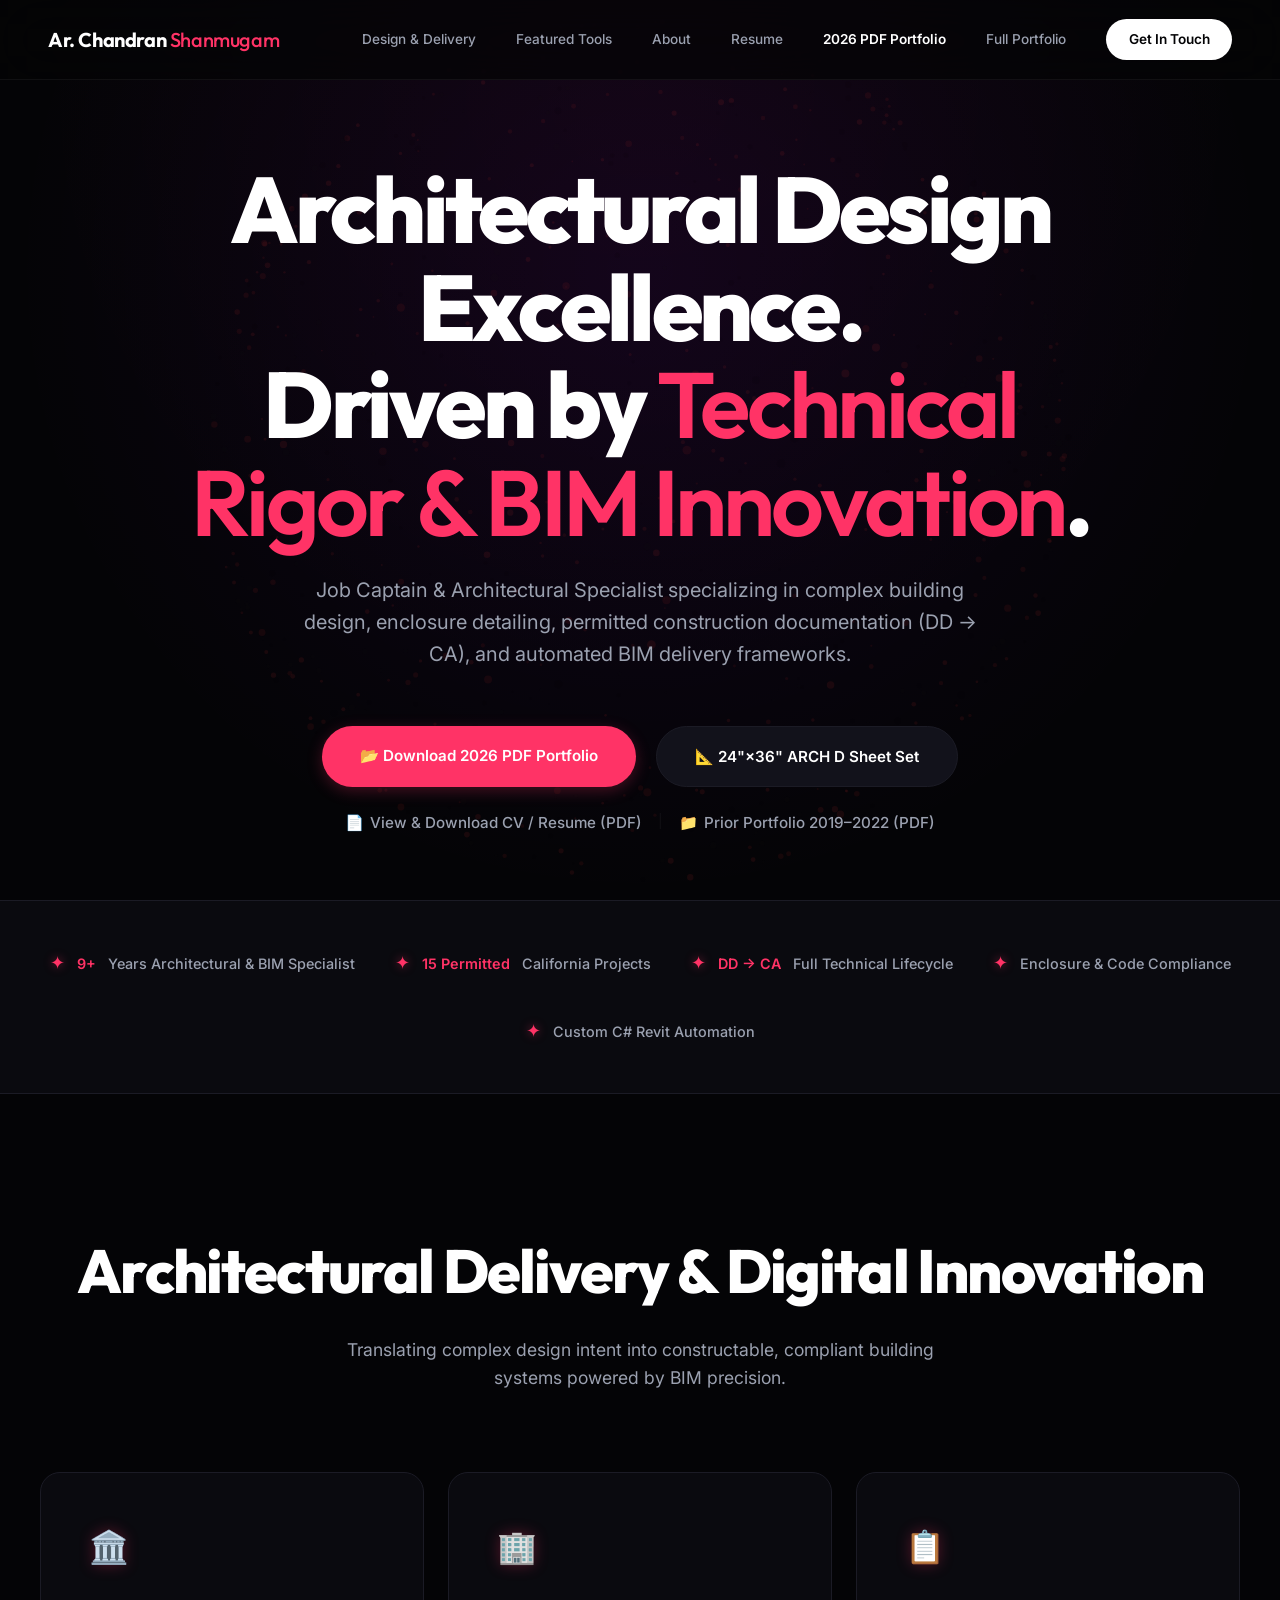
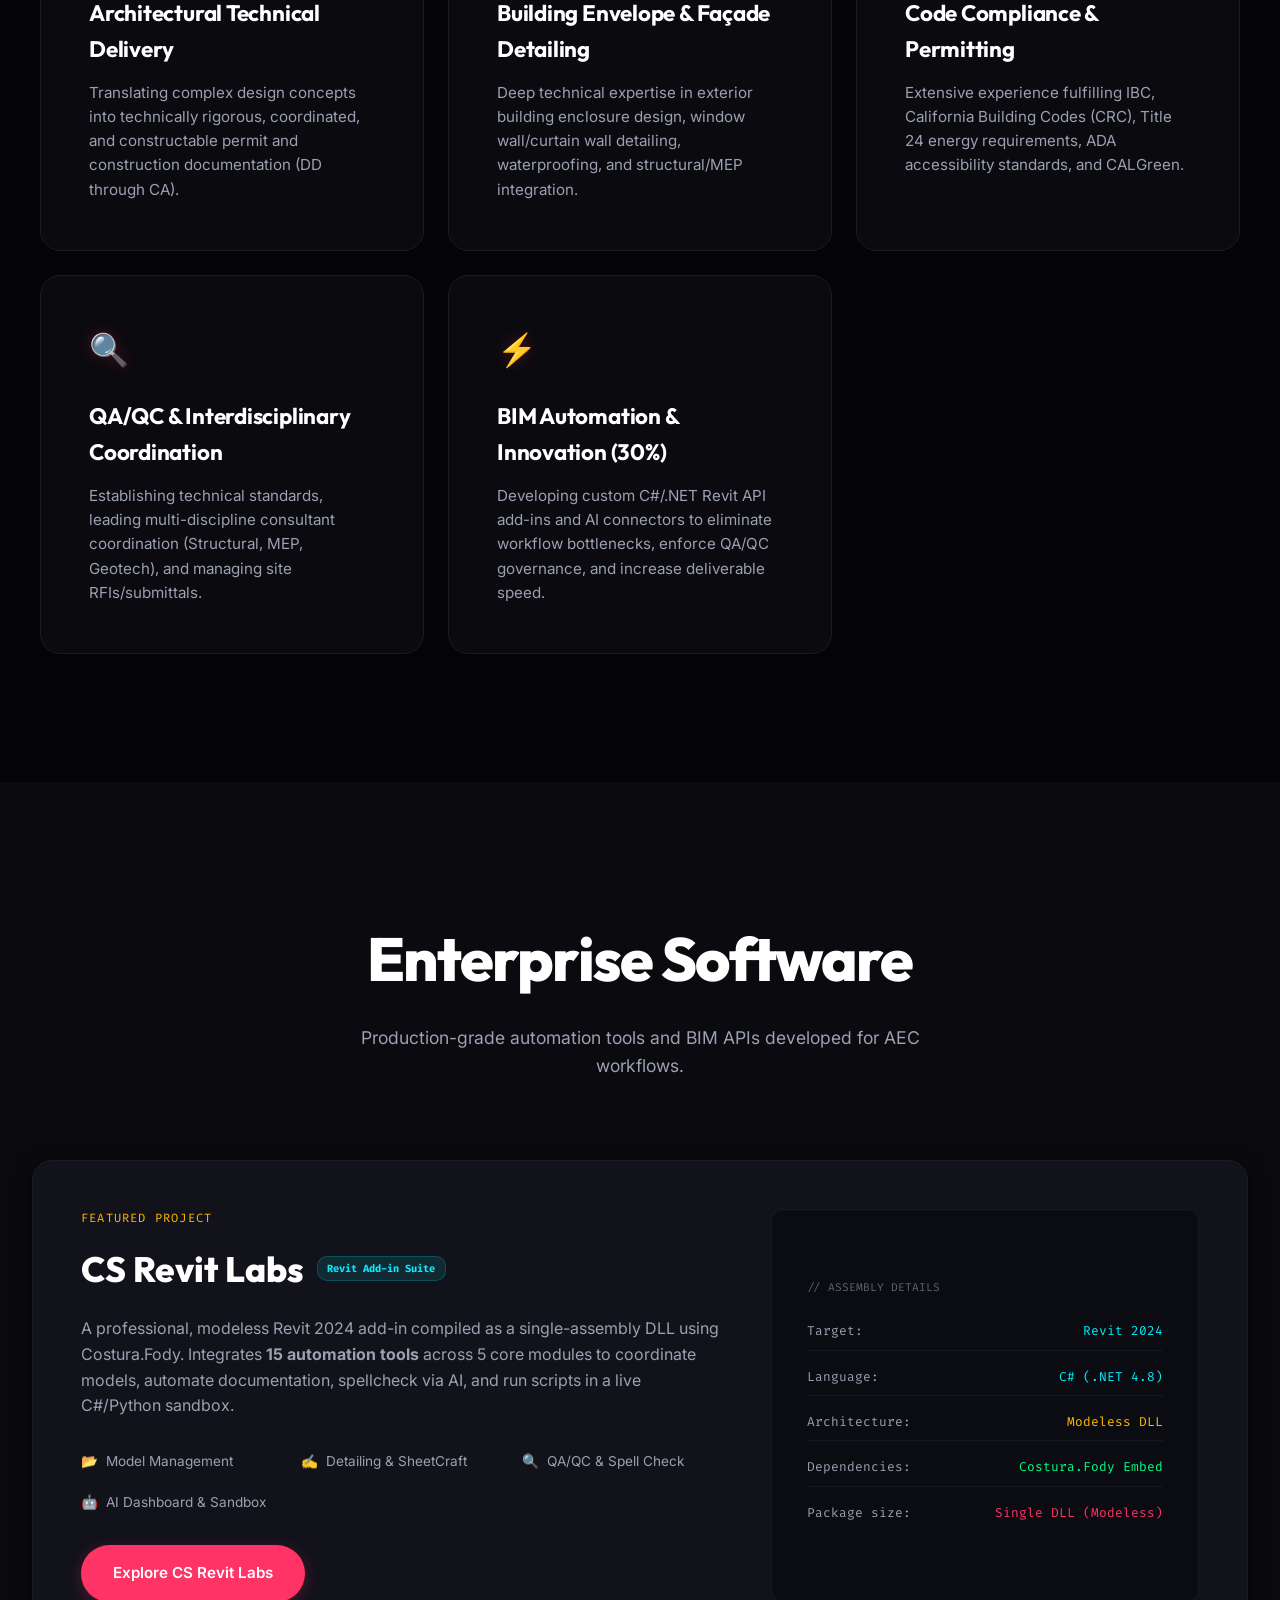
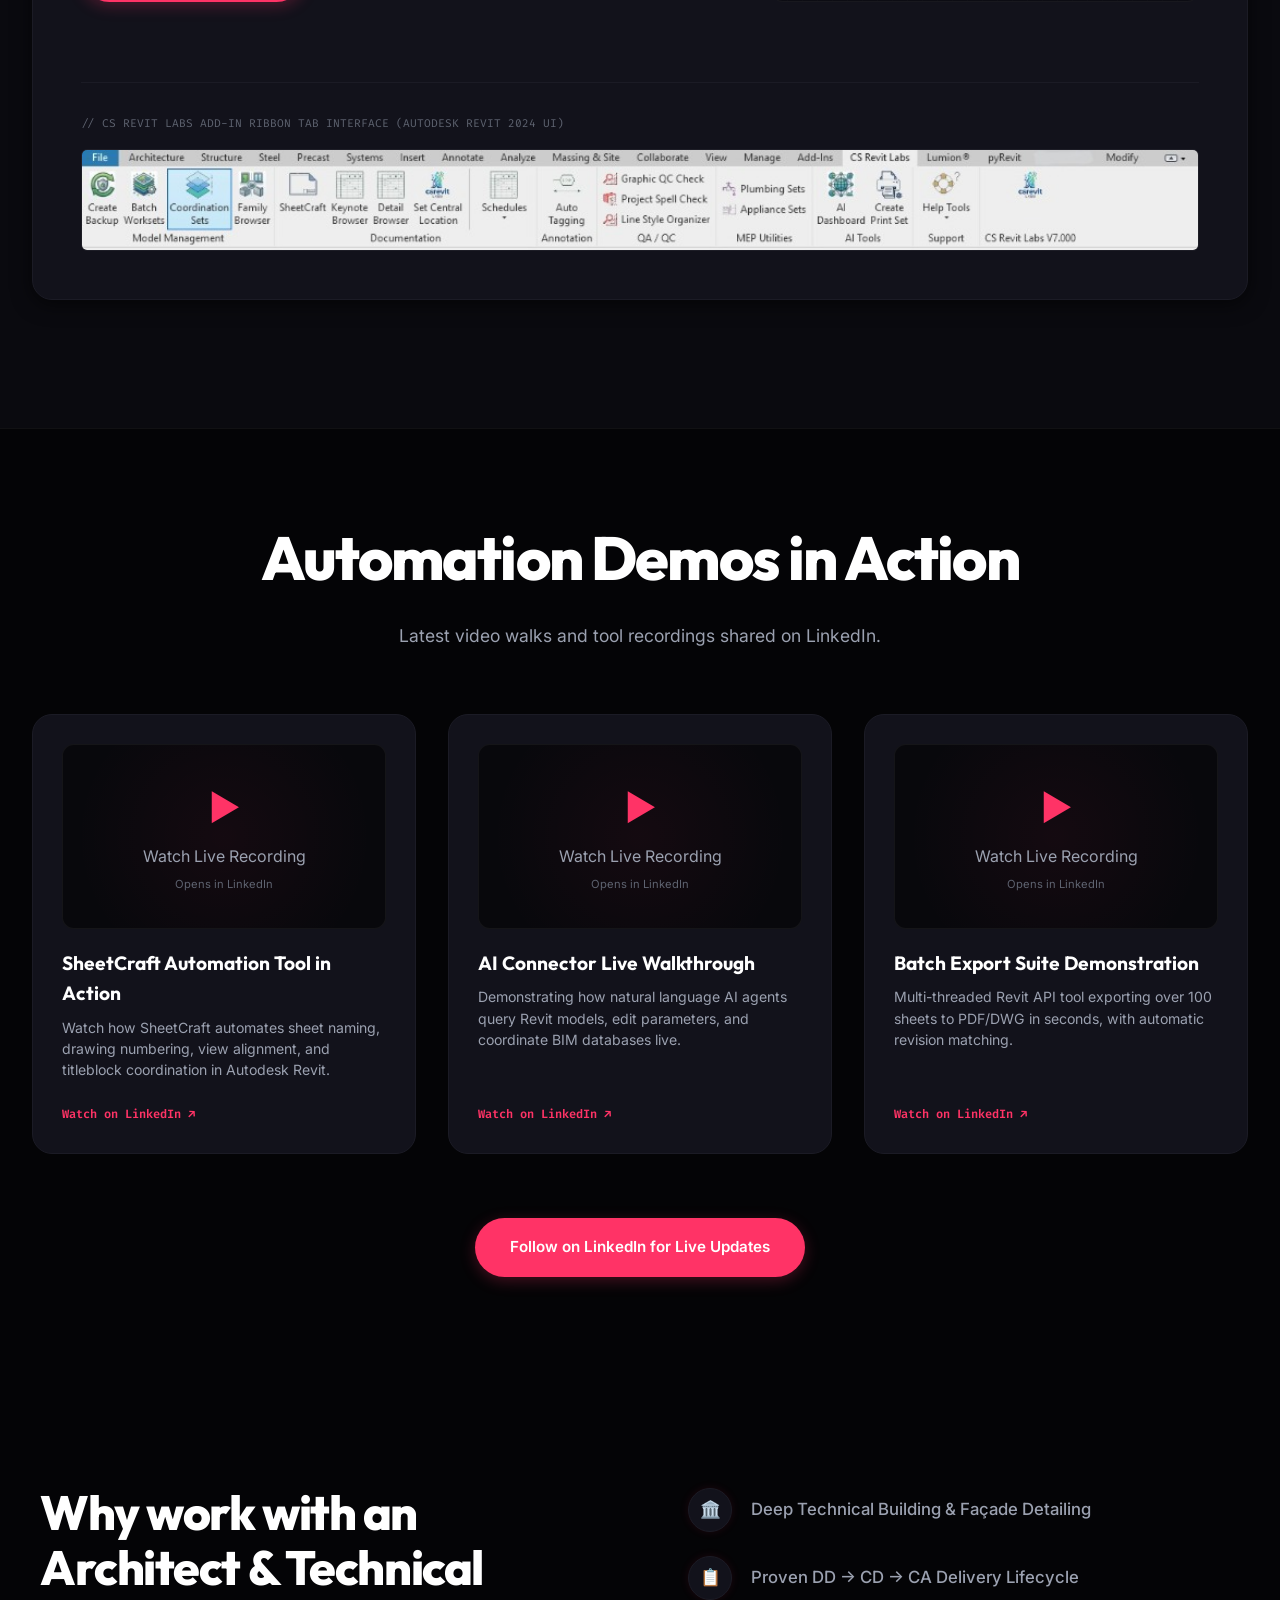
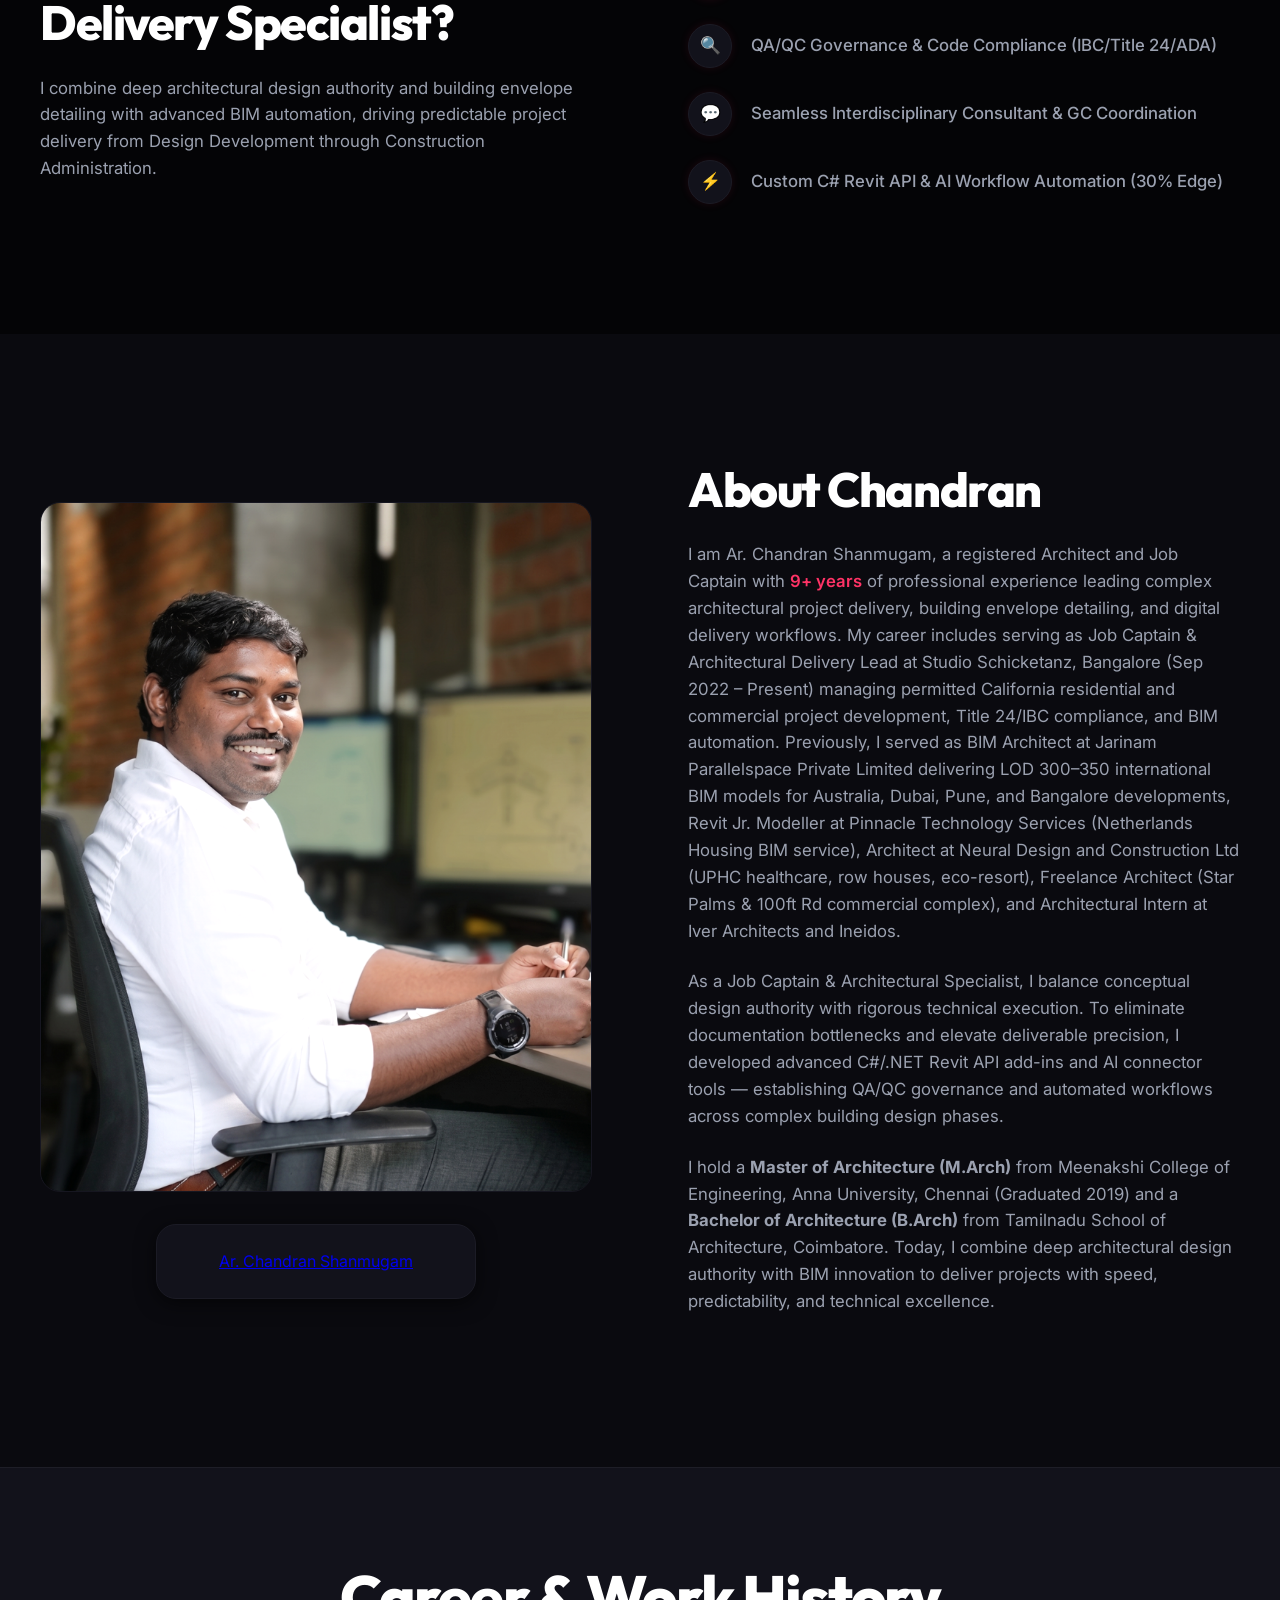
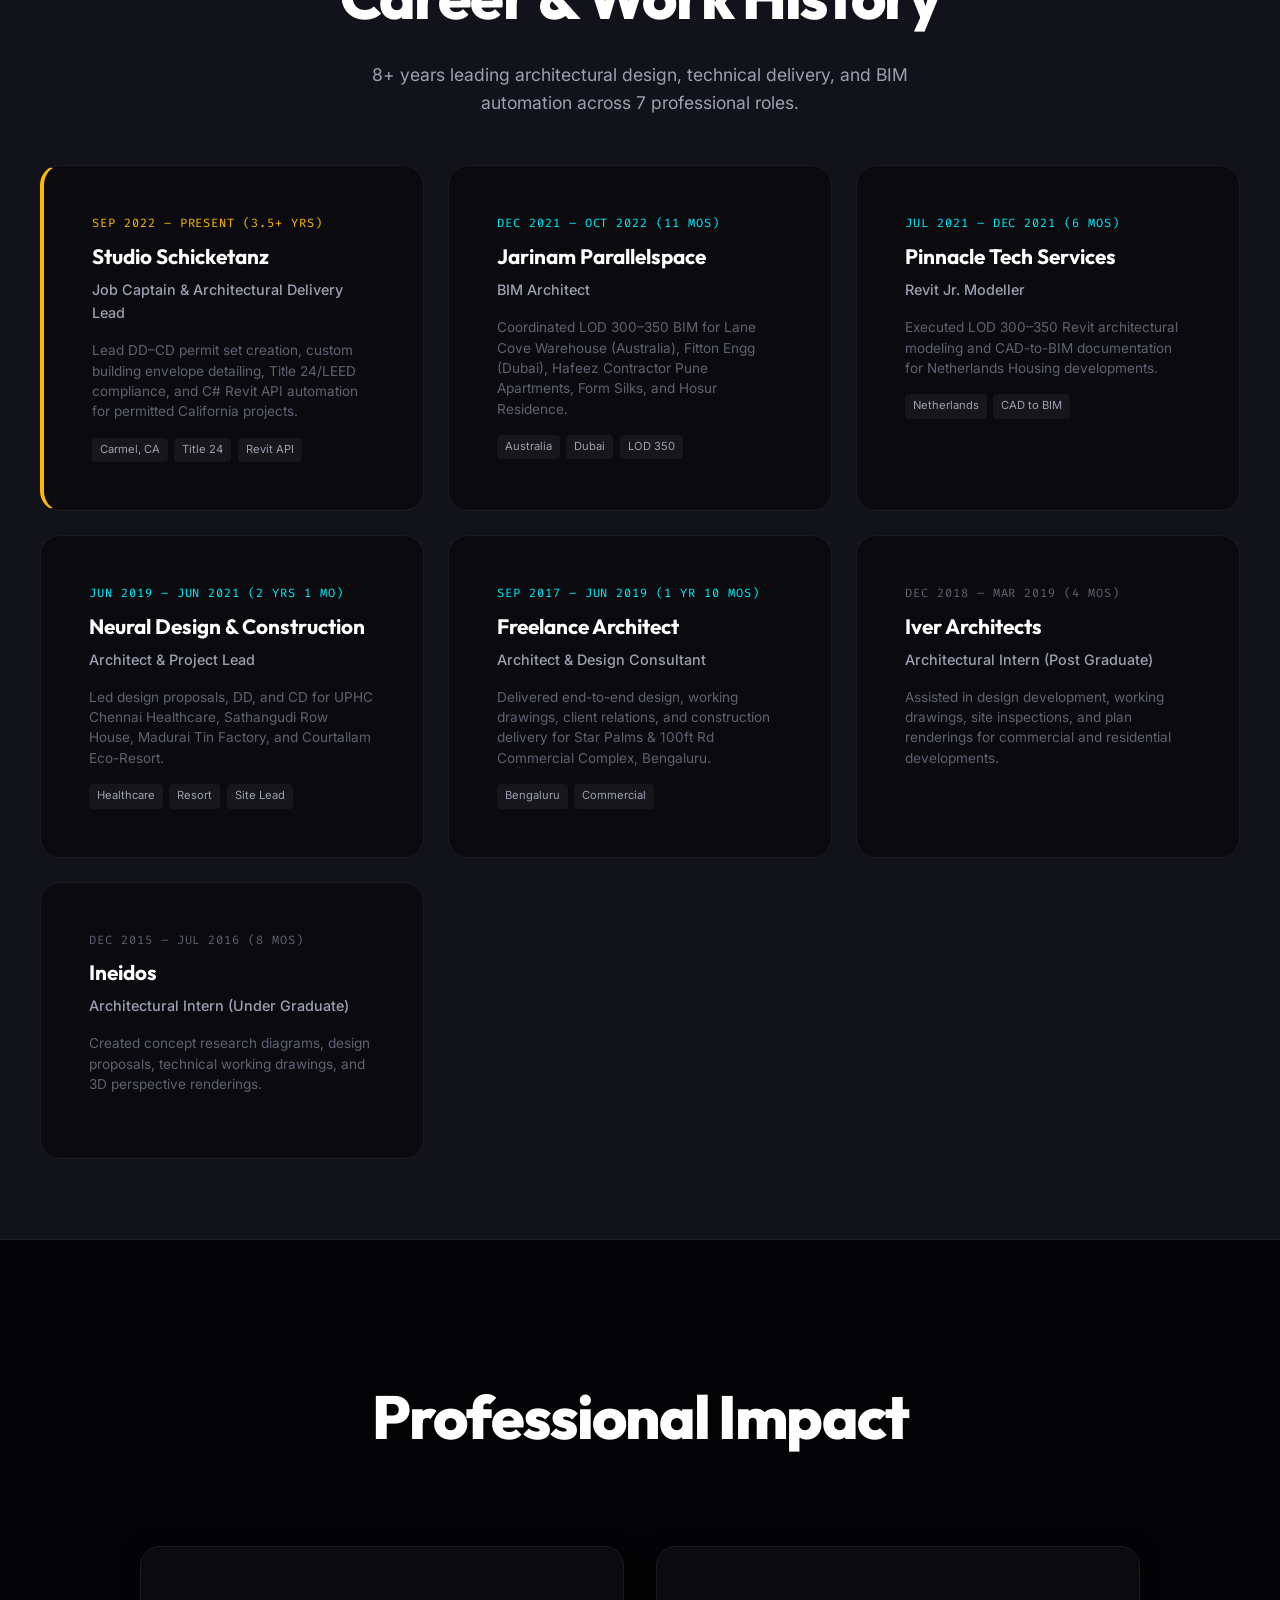
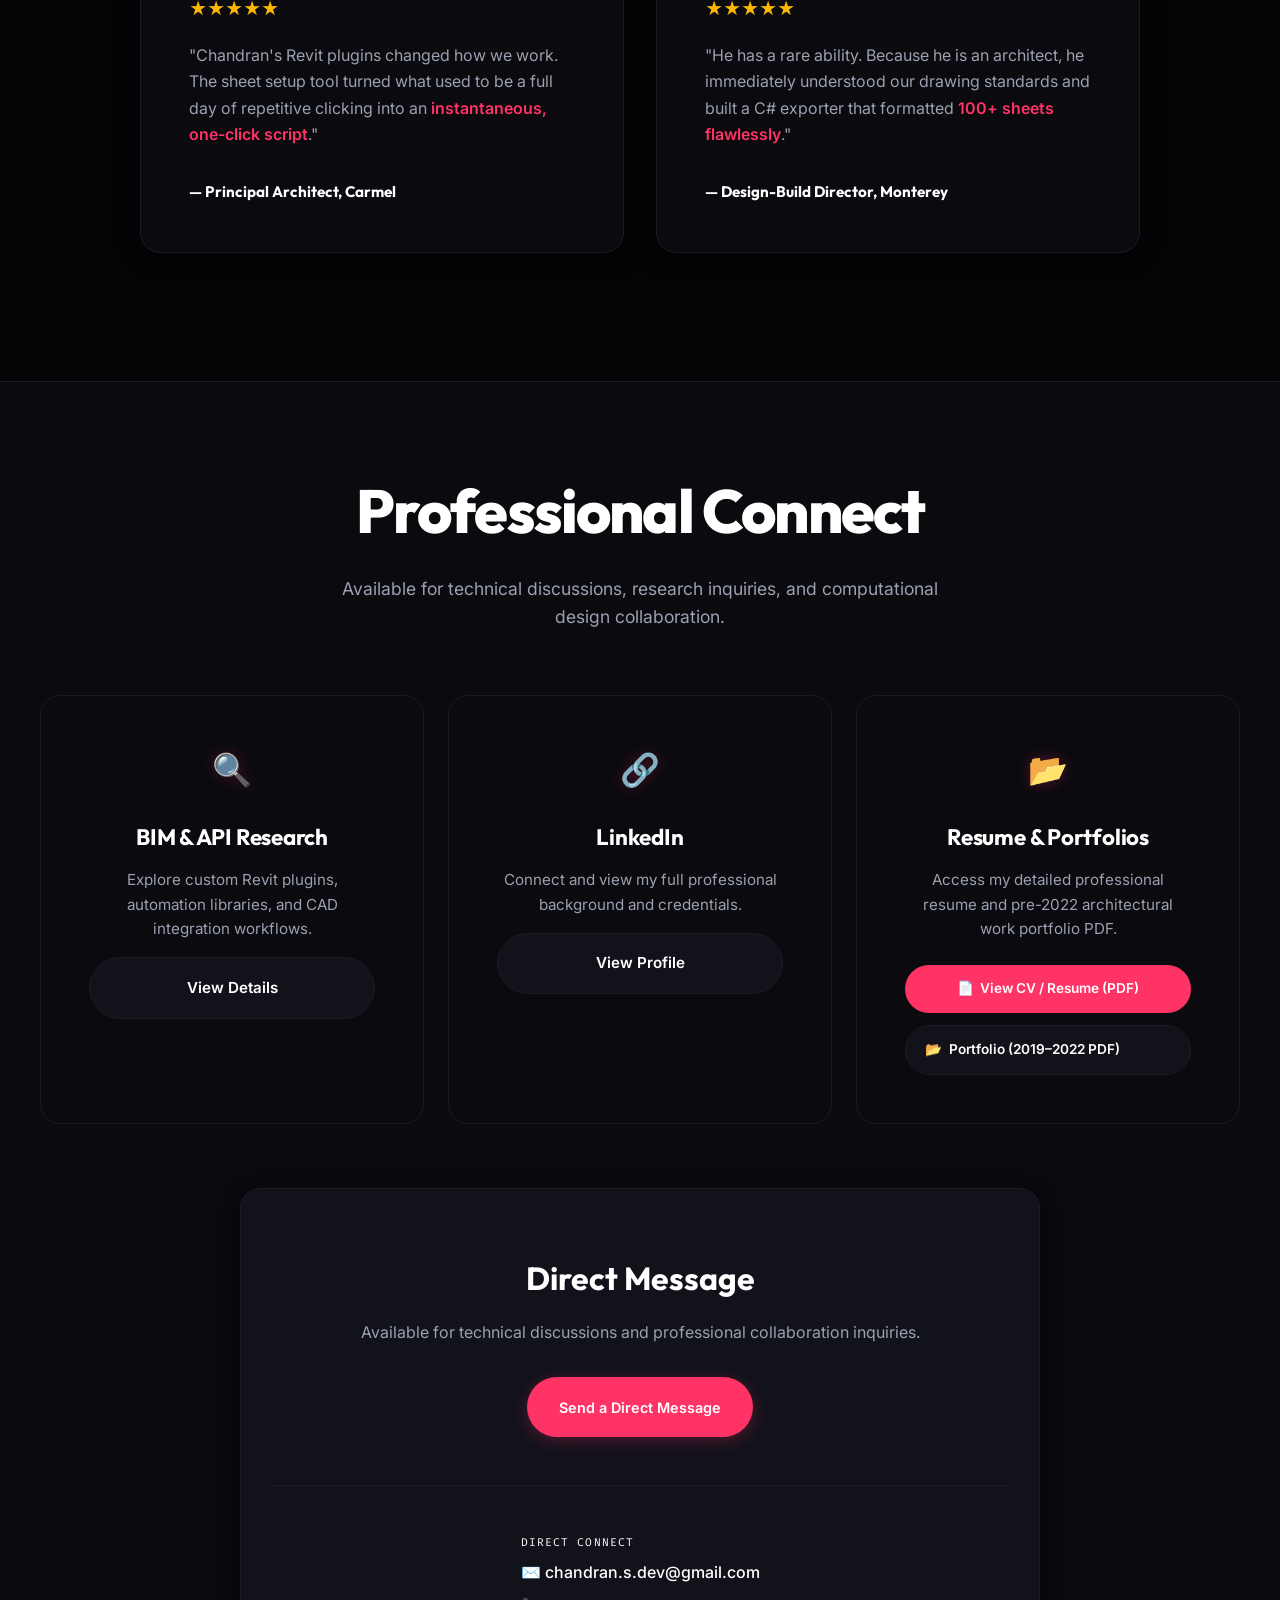
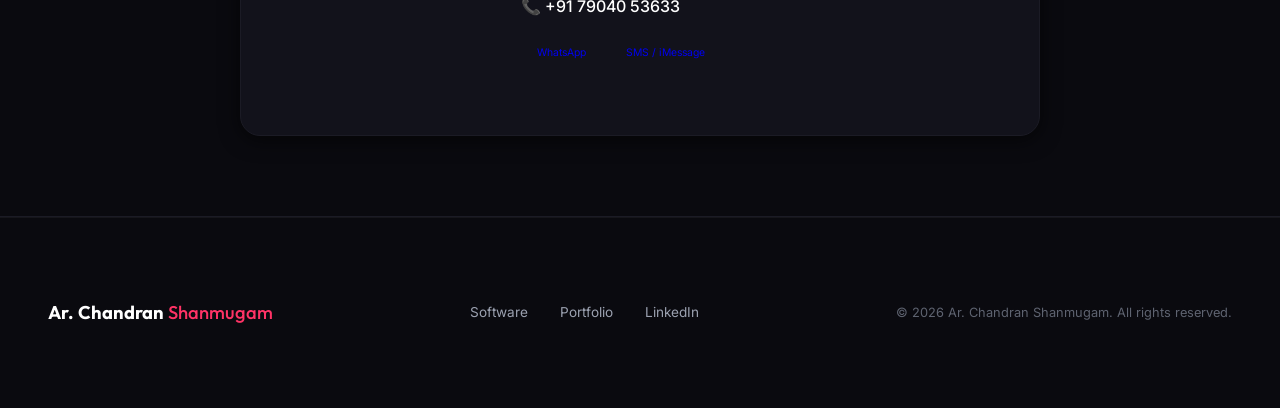
<file: index.html>
<!DOCTYPE html>
<html lang="en">
<head>
  <meta charset="UTF-8" />
  <meta name="viewport" content="width=device-width, initial-scale=1.0" />
  <title>Ar. Chandran Shanmugam | Architect &amp; Technical Delivery Specialist</title>
  <meta name="description" content="Portfolio of Ar. Chandran Shanmugam — Architect &amp; Technical Delivery Specialist specializing in building envelope detailing, permitted California project delivery (DD to CA), and advanced BIM automation." />
  
  <!-- Inter Font (Apple Style Alternative) -->
  <link rel="preconnect" href="https://fonts.googleapis.com">
  <link rel="preconnect" href="https://fonts.gstatic.com" crossorigin>
  <link href="https://fonts.googleapis.com/css2?family=Inter:wght@300;400;500;600;700&display=swap" rel="stylesheet">
  
  <link rel="stylesheet" href="css/global.css" />
  <link rel="stylesheet" href="css/home.css" />
  <script>
    (function() {
      const hour = new Date().getHours();
      if (hour >= 6 && hour < 12) {
        document.documentElement.classList.add('theme-morning');
      } else if (hour >= 12 && hour < 18) {
        document.documentElement.classList.add('theme-afternoon');
      }
    })();
  </script>
</head>
<body>

  <!-- NAV -->
  <nav>
    <a href="#" class="nav-logo">Ar. Chandran <span>Shanmugam</span></a>
    <div class="nav-links">
      <a href="#services">Design &amp; Delivery</a>
      <a href="#work">Featured Tools</a>
      <a href="#about">About</a>
      <a href="docs/Ar_Chandran_Shanmugam_Resume.pdf?v=2" target="_blank">Resume</a>
      <a href="docs/Ar_Chandran_Shanmugam_Portfolio_2026.pdf" target="_blank" style="color: var(--vibrant-blue); font-weight: 600;">2026 PDF Portfolio</a>
      <a href="portfolio.html">Full Portfolio</a>
      <a href="#contact" class="nav-cta">Get In Touch</a>
    </div>
  </nav>

  <!-- 1. HERO SECTION -->
  <section id="hero">
    <canvas id="bg-canvas"></canvas>
    <div class="hero-bg"></div>
    <div class="hero-content reveal">
      <h1 class="hero-title">Architectural Design Excellence.<br>Driven by <span class="hl">Technical Rigor &amp; BIM Innovation</span>.</h1>
      <p class="hero-sub">Job Captain &amp; Architectural Specialist specializing in complex building design, enclosure detailing, permitted construction documentation (DD → CA), and automated BIM delivery frameworks.</p>
      <div class="hero-actions" style="margin-bottom: 1.5rem;">
        <a href="docs/Ar_Chandran_Shanmugam_Portfolio_2026.pdf" target="_blank" class="btn-primary">📂 Download 2026 PDF Portfolio</a>
        <a href="docs/Ar_Chandran_Shanmugam_Portfolio_ARCH_D_24x36.pdf" target="_blank" class="btn-secondary">📐 24"×36" ARCH D Sheet Set</a>
      </div>
      <div style="margin-top: 1rem; font-size: 0.95rem; display: flex; flex-wrap: wrap; justify-content: center; gap: 1rem;">
        <a href="docs/Ar_Chandran_Shanmugam_Resume.pdf?v=2" target="_blank" style="color: var(--text-muted); text-decoration: none; display: inline-flex; align-items: center; gap: 0.4rem; font-weight: 500; transition: color 0.2s;" onmouseover="this.style.color='var(--crimson)'" onmouseout="this.style.color='var(--text-muted)'">
          <span>📄</span> View &amp; Download CV / Resume (PDF)
        </a>
        <span style="color: var(--border-dim); font-size: 0.85rem;">|</span>
        <a href="docs/Portfolio_2019_to_2022.pdf" target="_blank" style="color: var(--text-muted); text-decoration: none; display: inline-flex; align-items: center; gap: 0.4rem; font-weight: 500; transition: color 0.2s;" onmouseover="this.style.color='var(--crimson)'" onmouseout="this.style.color='var(--text-muted)'">
          <span>📁</span> Prior Portfolio 2019–2022 (PDF)
        </a>
      </div>
    </div>
  </section>

  <!-- 2. CREDIBILITY STRIP -->
  <div class="cred-strip reveal">
    <div class="cred-item"><span class="cred-icon">✦</span> <span class="hl dyn-exp-total">8+</span> Years Architectural &amp; BIM Specialist</div>
    <div class="cred-item"><span class="cred-icon">✦</span> <span class="hl">15 Permitted</span> California Projects</div>
    <div class="cred-item"><span class="cred-icon">✦</span> <span class="hl">DD → CA</span> Full Technical Lifecycle</div>
    <div class="cred-item"><span class="cred-icon">✦</span> Enclosure &amp; Code Compliance</div>
    <div class="cred-item"><span class="cred-icon">✦</span> Custom C# Revit Automation</div>
  </div>

  <!-- 3. FEATURED SERVICES (ARCHITECTURAL LEADERSHIP & DIGITAL DELIVERY) -->
  <section id="services">
    <div class="section-header reveal">
      <h2 class="section-title">Architectural Delivery &amp; Digital Innovation</h2>
      <p class="section-sub">Translating complex design intent into constructable, compliant building systems powered by BIM precision.</p>
    </div>
    <div class="bento-grid reveal">
      <div class="bento-card">
        <div class="bento-icon">🏛️</div>
        <h3 class="bento-title">Architectural Technical Delivery</h3>
        <p class="bento-desc">Translating complex design concepts into technically rigorous, coordinated, and constructable permit and construction documentation (DD through CA).</p>
      </div>
      <div class="bento-card">
        <div class="bento-icon">🏢</div>
        <h3 class="bento-title">Building Envelope &amp; Façade Detailing</h3>
        <p class="bento-desc">Deep technical expertise in exterior building enclosure design, window wall/curtain wall detailing, waterproofing, and structural/MEP integration.</p>
      </div>
      <div class="bento-card">
        <div class="bento-icon">📋</div>
        <h3 class="bento-title">Code Compliance &amp; Permitting</h3>
        <p class="bento-desc">Extensive experience fulfilling IBC, California Building Codes (CRC), Title 24 energy requirements, ADA accessibility standards, and CALGreen.</p>
      </div>
      <div class="bento-card">
        <div class="bento-icon">🔍</div>
        <h3 class="bento-title">QA/QC &amp; Interdisciplinary Coordination</h3>
        <p class="bento-desc">Establishing technical standards, leading multi-discipline consultant coordination (Structural, MEP, Geotech), and managing site RFIs/submittals.</p>
      </div>
      <div class="bento-card">
        <div class="bento-icon">⚡</div>
        <h3 class="bento-title">BIM Automation &amp; Innovation (30%)</h3>
        <p class="bento-desc">Developing custom C#/.NET Revit API add-ins and AI connectors to eliminate workflow bottlenecks, enforce QA/QC governance, and increase deliverable speed.</p>
      </div>
    </div>
  </section>

  <!-- 4. SHOWCASE PROJECTS -->
  <section id="work" style="background: var(--surface);">
    <div class="section-header reveal">
      <h2 class="section-title">Enterprise Software</h2>
      <p class="section-sub">Production-grade automation tools and BIM APIs developed for AEC workflows.</p>
    </div>
    
    <div class="labs-feature-box reveal">
      <div>
        <div style="font-family: var(--font-mono); font-size: 0.75rem; letter-spacing: 0.1em; color: var(--gold); text-transform: uppercase; margin-bottom: 0.8rem;">Featured Project</div>
        <h3 style="font-family: var(--font-display); font-size: 2.2rem; font-weight: 800; color: var(--text); margin-bottom: 1.2rem; display: flex; align-items: center; gap: 0.8rem; flex-wrap: wrap;">
          CS Revit Labs
          <span class="badge" style="font-family: var(--font-mono); font-size: 0.65rem; background: rgba(0, 240, 255, 0.1); color: var(--blue); border: 1px solid rgba(0, 240, 255, 0.2); padding: 0.2rem 0.6rem; border-radius: 10px;">Revit Add-in Suite</span>
        </h3>
        <p style="color: var(--text-muted); font-size: 1rem; line-height: 1.6; margin-bottom: 2rem;">A professional, modeless Revit 2024 add-in compiled as a single-assembly DLL using Costura.Fody. Integrates <strong>15 automation tools</strong> across 5 core modules to coordinate models, automate documentation, spellcheck via AI, and run scripts in a live C#/Python sandbox.</p>
        
        <div style="display: grid; grid-template-columns: repeat(auto-fit, minmax(180px, 1fr)); gap: 1.2rem; margin-bottom: 2rem;">
          <div style="font-size: 0.85rem; color: var(--text-muted); display: flex; align-items: center; gap: 0.5rem;">
            <span style="color: var(--crimson);">📂</span> Model Management
          </div>
          <div style="font-size: 0.85rem; color: var(--text-muted); display: flex; align-items: center; gap: 0.5rem;">
            <span style="color: var(--crimson);">✍️</span> Detailing & SheetCraft
          </div>
          <div style="font-size: 0.85rem; color: var(--text-muted); display: flex; align-items: center; gap: 0.5rem;">
            <span style="color: var(--crimson);">🔍</span> QA/QC & Spell Check
          </div>
          <div style="font-size: 0.85rem; color: var(--text-muted); display: flex; align-items: center; gap: 0.5rem;">
            <span style="color: var(--crimson);">🤖</span> AI Dashboard & Sandbox
          </div>
        </div>
        
        <div style="display: flex; gap: 1rem; flex-wrap: wrap;">
          <a href="portfolio.html#g-bim" class="btn-primary" style="padding: 1rem 2rem; display: inline-flex; align-items: center; text-decoration: none;">Explore CS Revit Labs</a>
        </div>
      </div>
      
      <div class="labs-feature-visual">
        <div style="font-family: var(--font-mono); font-size: 0.7rem; color: var(--text-dim); margin-bottom: 1.5rem;">// ASSEMBLY DETAILS</div>
        
        <div style="display: flex; flex-direction: column; gap: 1rem; font-family: var(--font-mono); font-size: 0.8rem;">
          <div style="display: flex; justify-content: space-between; border-bottom: 1px solid var(--border-dim); padding-bottom: 0.5rem;">
            <span style="color: var(--text-muted);">Target:</span>
            <span style="color: var(--blue);">Revit 2024</span>
          </div>
          <div style="display: flex; justify-content: space-between; border-bottom: 1px solid var(--border-dim); padding-bottom: 0.5rem;">
            <span style="color: var(--text-muted);">Language:</span>
            <span style="color: var(--blue);">C# (.NET 4.8)</span>
          </div>
          <div style="display: flex; justify-content: space-between; border-bottom: 1px solid var(--border-dim); padding-bottom: 0.5rem;">
            <span style="color: var(--text-muted);">Architecture:</span>
            <span style="color: var(--gold);">Modeless DLL</span>
          </div>
          <div style="display: flex; justify-content: space-between; border-bottom: 1px solid var(--border-dim); padding-bottom: 0.5rem;">
            <span style="color: var(--text-muted);">Dependencies:</span>
            <span style="color: var(--green);">Costura.Fody Embed</span>
          </div>
          <div style="display: flex; justify-content: space-between; padding-bottom: 0.5rem;">
            <span style="color: var(--text-muted);">Package size:</span>
            <span style="color: var(--crimson);">Single DLL (Modeless)</span>
          </div>
        </div>
      </div>
      
      <!-- Ribbon Preview -->
      <div style="grid-column: 1 / -1; border-top: 1px solid var(--border); padding-top: 2rem; margin-top: 2rem; width: 100%;">
        <div style="font-family: var(--font-mono); font-size: 0.7rem; color: var(--text-dim); margin-bottom: 1rem; text-transform: uppercase;">// CS Revit Labs Add-in Ribbon Tab Interface (Autodesk Revit 2024 UI)</div>
        <img src="images/bim/revit_ribbon.jpg" alt="CS Revit Labs Ribbon Interface" style="width: 100%; height: auto; border-radius: var(--radius-sm); border: 1px solid var(--border-dim); display: block; object-fit: contain;">
      </div>
    </div>
  </section>

  <!-- 4.5. LATEST DEMOS & VIDEOS (LINKEDIN FEED) -->
  <section id="demos" class="reveal" style="border-top: 1px solid var(--border-dim); padding-top: 5rem; padding-bottom: 5rem;">
    <div class="section-header reveal" style="text-align: center; margin-bottom: 4rem;">
      <h2 class="section-title">Automation Demos in Action</h2>
      <p class="section-sub">Latest video walks and tool recordings shared on LinkedIn.</p>
    </div>
    
    <div class="demo-feed-grid reveal" id="linkedin-feed-container">
      <div class="demo-card-placeholder">
        <p>Connecting to LinkedIn video feed...</p>
      </div>
    </div>
    
    <div style="text-align: center; margin-top: 4rem; display: flex; justify-content: center; gap: 1rem; flex-wrap: wrap;">
      <a href="https://www.linkedin.com/in/chandran-shanmugam-421b7b149/recent-activity/all/" target="_blank" class="btn-primary" style="padding: 1.1rem 2.2rem; display: inline-flex; align-items: center; gap: 0.5rem; text-decoration: none;">
        Follow on LinkedIn for Live Updates
      </a>
    </div>
  </section>

  <!-- 5. WHY CLIENTS CHOOSE ME / DUAL EXPERTISE -->
  <section>
    <div class="split-layout reveal">
      <div class="split-text">
        <h2 class="section-title">Why work with an<br>Architect &amp; Technical Delivery Specialist?</h2>
        <p>I combine deep architectural design authority and building envelope detailing with advanced BIM automation, driving predictable project delivery from Design Development through Construction Administration.</p>
      </div>
      <div class="features-list">
        <div class="feature-item"><div class="feature-icon">🏛️</div> Deep Technical Building &amp; Façade Detailing</div>
        <div class="feature-item"><div class="feature-icon">📋</div> Proven DD → CD → CA Delivery Lifecycle</div>
        <div class="feature-item"><div class="feature-icon">🔍</div> QA/QC Governance &amp; Code Compliance (IBC/Title 24/ADA)</div>
        <div class="feature-item"><div class="feature-icon">💬</div> Seamless Interdisciplinary Consultant &amp; GC Coordination</div>
        <div class="feature-item"><div class="feature-icon">⚡</div> Custom C# Revit API &amp; AI Workflow Automation (30% Edge)</div>
      </div>
    </div>
  </section>

  <!-- 6. ABOUT FOUNDER -->
  <section id="about" style="background: var(--surface);">
    <div class="split-layout reveal">
      <div style="display: flex; flex-direction: column; align-items: center; gap: 2rem;">
        <img src="images/profile/profile_photo.png" alt="Ar. Chandran Shanmugam" class="about-img" loading="lazy" decoding="async" onerror="this.src='https://via.placeholder.com/400x500?text=Chandran+Shanmugam'">
        
        <!-- Live LinkedIn Badge Card Container -->
        <div class="linkedin-badge-wrapper" style="width: 100%; max-width: 320px; display: flex; justify-content: center; background: var(--surface-2); border: 1px solid var(--border); border-radius: var(--radius-lg); padding: 1.5rem 1rem; box-shadow: var(--shadow-sm);">
          <div class="LI-profile-badge" data-version="v1" data-size="medium" data-locale="en_US" data-type="vertical" data-theme="dark" data-vanity="chandran-shanmugam-421b7b149">
            <a class="LI-simple-link" href="https://www.linkedin.com/in/chandran-shanmugam-421b7b149/" target="_blank">Ar. Chandran Shanmugam</a>
          </div>
        </div>
      </div>
      <div class="split-text">
        <h2 class="section-title">About Chandran</h2>
        <p>I am Ar. Chandran Shanmugam, a registered Architect and Job Captain with <span class="hl dyn-exp-total">8+ years</span> of professional experience leading complex architectural project delivery, building envelope detailing, and digital delivery workflows. My career includes serving as Job Captain &amp; Architectural Delivery Lead at Studio Schicketanz, Bangalore (Sep 2022 – Present) managing permitted California residential and commercial project development, Title 24/IBC compliance, and BIM automation. Previously, I served as BIM Architect at Jarinam Parallelspace Private Limited delivering LOD 300–350 international BIM models for Australia, Dubai, Pune, and Bangalore developments, Revit Jr. Modeller at Pinnacle Technology Services (Netherlands Housing BIM service), Architect at Neural Design and Construction Ltd (UPHC healthcare, row houses, eco-resort), Freelance Architect (Star Palms &amp; 100ft Rd commercial complex), and Architectural Intern at Iver Architects and Ineidos.</p>
        <p>As a Job Captain &amp; Architectural Specialist, I balance conceptual design authority with rigorous technical execution. To eliminate documentation bottlenecks and elevate deliverable precision, I developed advanced C#/.NET Revit API add-ins and AI connector tools — establishing QA/QC governance and automated workflows across complex building design phases.</p>
        <p>I hold a <strong>Master of Architecture (M.Arch)</strong> from Meenakshi College of Engineering, Anna University, Chennai (Graduated 2019) and a <strong>Bachelor of Architecture (B.Arch)</strong> from Tamilnadu School of Architecture, Coimbatore. Today, I combine deep architectural design authority with BIM innovation to deliver projects with speed, predictability, and technical excellence.</p>
      </div>
    </div>
  </section>

  <!-- 6.5. WORK EXPERIENCE TIMELINE SECTION -->
  <section id="experience" style="background: var(--surface-2); border-top: 1px solid var(--border-dim); border-bottom: 1px solid var(--border-dim); padding-top: 5rem; padding-bottom: 5rem;">
    <div class="section-header reveal" style="text-align: center; margin-bottom: 3rem;">
      <h2 class="section-title">Career &amp; Work History</h2>
      <p class="section-sub">8+ years leading architectural design, technical delivery, and BIM automation across 7 professional roles.</p>
    </div>

    <div class="bento-grid reveal" style="grid-template-columns: repeat(auto-fit, minmax(320px, 1fr)); max-width: 1200px; margin: 0 auto; gap: 1.5rem;">
      
      <!-- Studio Schicketanz -->
      <div class="bento-card" style="border-left: 4px solid var(--gold); text-align: left;">
        <div style="font-family: var(--font-mono); font-size: 0.75rem; color: var(--gold); letter-spacing: 0.08em; margin-bottom: 0.4rem;">SEP 2022 – PRESENT (3.5+ YRS)</div>
        <h3 style="font-family: var(--font-display); font-size: 1.3rem; margin-bottom: 0.3rem;">Studio Schicketanz</h3>
        <div style="color: var(--text-muted); font-size: 0.9rem; font-weight: 500; margin-bottom: 1rem;">Job Captain &amp; Architectural Delivery Lead</div>
        <p style="font-size: 0.85rem; line-height: 1.5; color: var(--text-dim); margin-bottom: 1rem;">Lead DD–CD permit set creation, custom building envelope detailing, Title 24/LEED compliance, and C# Revit API automation for permitted California projects.</p>
        <div style="display: flex; flex-wrap: wrap; gap: 0.4rem;">
          <span style="font-size: 0.7rem; padding: 0.2rem 0.5rem; background: rgba(255,255,255,0.05); border-radius: 4px; color: var(--text-muted);">Carmel, CA</span>
          <span style="font-size: 0.7rem; padding: 0.2rem 0.5rem; background: rgba(255,255,255,0.05); border-radius: 4px; color: var(--text-muted);">Title 24</span>
          <span style="font-size: 0.7rem; padding: 0.2rem 0.5rem; background: rgba(255,255,255,0.05); border-radius: 4px; color: var(--text-muted);">Revit API</span>
        </div>
      </div>

      <!-- Jarinam Parallelspace -->
      <div class="bento-card" style="text-align: left;">
        <div style="font-family: var(--font-mono); font-size: 0.75rem; color: var(--blue); letter-spacing: 0.08em; margin-bottom: 0.4rem;">DEC 2021 – OCT 2022 (11 MOS)</div>
        <h3 style="font-family: var(--font-display); font-size: 1.3rem; margin-bottom: 0.3rem;">Jarinam Parallelspace</h3>
        <div style="color: var(--text-muted); font-size: 0.9rem; font-weight: 500; margin-bottom: 1rem;">BIM Architect</div>
        <p style="font-size: 0.85rem; line-height: 1.5; color: var(--text-dim); margin-bottom: 1rem;">Coordinated LOD 300–350 BIM for Lane Cove Warehouse (Australia), Fitton Engg (Dubai), Hafeez Contractor Pune Apartments, Form Silks, and Hosur Residence.</p>
        <div style="display: flex; flex-wrap: wrap; gap: 0.4rem;">
          <span style="font-size: 0.7rem; padding: 0.2rem 0.5rem; background: rgba(255,255,255,0.05); border-radius: 4px; color: var(--text-muted);">Australia</span>
          <span style="font-size: 0.7rem; padding: 0.2rem 0.5rem; background: rgba(255,255,255,0.05); border-radius: 4px; color: var(--text-muted);">Dubai</span>
          <span style="font-size: 0.7rem; padding: 0.2rem 0.5rem; background: rgba(255,255,255,0.05); border-radius: 4px; color: var(--text-muted);">LOD 350</span>
        </div>
      </div>

      <!-- Pinnacle Technology Services -->
      <div class="bento-card" style="text-align: left;">
        <div style="font-family: var(--font-mono); font-size: 0.75rem; color: var(--blue); letter-spacing: 0.08em; margin-bottom: 0.4rem;">JUL 2021 – DEC 2021 (6 MOS)</div>
        <h3 style="font-family: var(--font-display); font-size: 1.3rem; margin-bottom: 0.3rem;">Pinnacle Tech Services</h3>
        <div style="color: var(--text-muted); font-size: 0.9rem; font-weight: 500; margin-bottom: 1rem;">Revit Jr. Modeller</div>
        <p style="font-size: 0.85rem; line-height: 1.5; color: var(--text-dim); margin-bottom: 1rem;">Executed LOD 300–350 Revit architectural modeling and CAD-to-BIM documentation for Netherlands Housing developments.</p>
        <div style="display: flex; flex-wrap: wrap; gap: 0.4rem;">
          <span style="font-size: 0.7rem; padding: 0.2rem 0.5rem; background: rgba(255,255,255,0.05); border-radius: 4px; color: var(--text-muted);">Netherlands</span>
          <span style="font-size: 0.7rem; padding: 0.2rem 0.5rem; background: rgba(255,255,255,0.05); border-radius: 4px; color: var(--text-muted);">CAD to BIM</span>
        </div>
      </div>

      <!-- Neural Design & Construction -->
      <div class="bento-card" style="text-align: left;">
        <div style="font-family: var(--font-mono); font-size: 0.75rem; color: var(--blue); letter-spacing: 0.08em; margin-bottom: 0.4rem;">JUN 2019 – JUN 2021 (2 YRS 1 MO)</div>
        <h3 style="font-family: var(--font-display); font-size: 1.3rem; margin-bottom: 0.3rem;">Neural Design &amp; Construction</h3>
        <div style="color: var(--text-muted); font-size: 0.9rem; font-weight: 500; margin-bottom: 1rem;">Architect &amp; Project Lead</div>
        <p style="font-size: 0.85rem; line-height: 1.5; color: var(--text-dim); margin-bottom: 1rem;">Led design proposals, DD, and CD for UPHC Chennai Healthcare, Sathangudi Row House, Madurai Tin Factory, and Courtallam Eco-Resort.</p>
        <div style="display: flex; flex-wrap: wrap; gap: 0.4rem;">
          <span style="font-size: 0.7rem; padding: 0.2rem 0.5rem; background: rgba(255,255,255,0.05); border-radius: 4px; color: var(--text-muted);">Healthcare</span>
          <span style="font-size: 0.7rem; padding: 0.2rem 0.5rem; background: rgba(255,255,255,0.05); border-radius: 4px; color: var(--text-muted);">Resort</span>
          <span style="font-size: 0.7rem; padding: 0.2rem 0.5rem; background: rgba(255,255,255,0.05); border-radius: 4px; color: var(--text-muted);">Site Lead</span>
        </div>
      </div>

      <!-- Freelance Architect -->
      <div class="bento-card" style="text-align: left;">
        <div style="font-family: var(--font-mono); font-size: 0.75rem; color: var(--blue); letter-spacing: 0.08em; margin-bottom: 0.4rem;">SEP 2017 – JUN 2019 (1 YR 10 MOS)</div>
        <h3 style="font-family: var(--font-display); font-size: 1.3rem; margin-bottom: 0.3rem;">Freelance Architect</h3>
        <div style="color: var(--text-muted); font-size: 0.9rem; font-weight: 500; margin-bottom: 1rem;">Architect &amp; Design Consultant</div>
        <p style="font-size: 0.85rem; line-height: 1.5; color: var(--text-dim); margin-bottom: 1rem;">Delivered end-to-end design, working drawings, client relations, and construction delivery for Star Palms &amp; 100ft Rd Commercial Complex, Bengaluru.</p>
        <div style="display: flex; flex-wrap: wrap; gap: 0.4rem;">
          <span style="font-size: 0.7rem; padding: 0.2rem 0.5rem; background: rgba(255,255,255,0.05); border-radius: 4px; color: var(--text-muted);">Bengaluru</span>
          <span style="font-size: 0.7rem; padding: 0.2rem 0.5rem; background: rgba(255,255,255,0.05); border-radius: 4px; color: var(--text-muted);">Commercial</span>
        </div>
      </div>

      <!-- Iver Architects -->
      <div class="bento-card" style="text-align: left;">
        <div style="font-family: var(--font-mono); font-size: 0.75rem; color: var(--text-dim); letter-spacing: 0.08em; margin-bottom: 0.4rem;">DEC 2018 – MAR 2019 (4 MOS)</div>
        <h3 style="font-family: var(--font-display); font-size: 1.3rem; margin-bottom: 0.3rem;">Iver Architects</h3>
        <div style="color: var(--text-muted); font-size: 0.9rem; font-weight: 500; margin-bottom: 1rem;">Architectural Intern (Post Graduate)</div>
        <p style="font-size: 0.85rem; line-height: 1.5; color: var(--text-dim); margin-bottom: 1rem;">Assisted in design development, working drawings, site inspections, and plan renderings for commercial and residential developments.</p>
      </div>

      <!-- Ineidos -->
      <div class="bento-card" style="text-align: left;">
        <div style="font-family: var(--font-mono); font-size: 0.75rem; color: var(--text-dim); letter-spacing: 0.08em; margin-bottom: 0.4rem;">DEC 2015 – JUL 2016 (8 MOS)</div>
        <h3 style="font-family: var(--font-display); font-size: 1.3rem; margin-bottom: 0.3rem;">Ineidos</h3>
        <div style="color: var(--text-muted); font-size: 0.9rem; font-weight: 500; margin-bottom: 1rem;">Architectural Intern (Under Graduate)</div>
        <p style="font-size: 0.85rem; line-height: 1.5; color: var(--text-dim); margin-bottom: 1rem;">Created concept research diagrams, design proposals, technical working drawings, and 3D perspective renderings.</p>
      </div>

    </div>
  </section>

  <!-- 7. TESTIMONIALS -->
  <section>
    <div class="section-header reveal">
      <h2 class="section-title">Professional Impact</h2>
    </div>
    <div class="test-grid reveal">
      <div class="test-card">
        <div class="stars">★★★★★</div>
        <p class="test-text">"Chandran's Revit plugins changed how we work. The sheet setup tool turned what used to be a full day of repetitive clicking into an <span class="hl">instantaneous, one-click script</span>."</p>
        <div class="test-author">— Principal Architect, Carmel</div>
      </div>
      <div class="test-card">
        <div class="stars">★★★★★</div>
        <p class="test-text">"He has a rare ability. Because he is an architect, he immediately understood our drawing standards and built a C# exporter that formatted <span class="hl">100+ sheets flawlessly</span>."</p>
        <div class="test-author">— Design-Build Director, Monterey</div>
      </div>
    </div>
  </section>

  <!-- 8. CONTACT & CONSULTATION (FOCUS MODE LEAD GEN) -->
  <section id="contact" class="cta-section reveal" style="background: var(--surface); padding-top: 5rem; padding-bottom: 5rem;">
    <div class="section-header" style="text-align: center; margin-bottom: 4rem;">
      <h2 class="section-title">Professional Connect</h2>
      <p class="section-sub">Available for technical discussions, research inquiries, and computational design collaboration.</p>
    </div>

    <!-- Service Hooks -->
    <div class="bento-grid" style="margin-bottom: 4rem; grid-template-columns: repeat(auto-fit, minmax(280px, 1fr));">
      <div class="bento-card" style="text-align: center;">
        <div class="bento-icon">🔍</div>
        <h3 class="bento-title">BIM & API Research</h3>
        <p class="bento-desc">Explore custom Revit plugins, automation libraries, and CAD integration workflows.</p>
        <a href="portfolio.html#g-bim" class="btn-secondary" style="width: 100%; margin-top: 1rem; text-align: center; justify-content: center;">View Details</a>
      </div>
      <div class="bento-card" style="text-align: center;">
        <div class="bento-icon">🔗</div>
        <h3 class="bento-title">LinkedIn</h3>
        <p class="bento-desc">Connect and view my full professional background and credentials.</p>
        <a href="https://www.linkedin.com/in/chandran-shanmugam-421b7b149/" target="_blank" class="btn-secondary" style="width: 100%; margin-top: 1rem; text-align: center; justify-content: center;">View Profile</a>
      </div>
      <div class="bento-card" style="text-align: center; display: flex; flex-direction: column; justify-content: space-between;">
        <div>
          <div class="bento-icon">📂</div>
          <h3 class="bento-title">Resume &amp; Portfolios</h3>
          <p class="bento-desc" style="margin-bottom: 1.5rem;">Access my detailed professional resume and pre-2022 architectural work portfolio PDF.</p>
        </div>
        <div style="display: flex; flex-direction: column; gap: 0.8rem; width: 100%;">
          <a href="docs/Ar_Chandran_Shanmugam_Resume.pdf?v=2" target="_blank" class="btn-primary" style="padding: 0.8rem 1.2rem; font-size: 0.85rem; text-decoration: none; width: 100%; display: inline-flex; align-items: center; justify-content: center; gap: 0.4rem; box-shadow: none; box-sizing: border-box;">
            <span>📄</span> View CV / Resume (PDF)
          </a>
          <a href="docs/Portfolio_2019_to_2022.pdf" target="_blank" class="btn-secondary" style="padding: 0.8rem 1.2rem; font-size: 0.85rem; text-decoration: none; width: 100%; display: inline-flex; align-items: center; gap: 0.4rem; box-sizing: border-box;">
            <span>📂</span> Portfolio (2019–2022 PDF)
          </a>
        </div>
      </div>
    </div>

    <!-- Scheduling & Deep Links -->
    <div style="background: var(--surface-2); border: 1px solid var(--border); border-radius: 20px; padding: 4rem 2rem; max-width: 800px; margin: 0 auto; text-align: center; box-shadow: var(--shadow-sm);">
      <h3 style="font-family: var(--font-display); font-size: 2rem; margin-bottom: 1rem;">Direct Message</h3>
      <p style="color: var(--text-muted); margin-bottom: 2rem;">Available for technical discussions and professional collaboration inquiries.</p>
      
      <a href="mailto:chandran.s.dev@gmail.com" class="btn-primary" style="font-size: 0.9rem; padding: 1.2rem 2rem; margin-bottom: 3rem; line-height: 1.5; max-width: 100%; box-sizing: border-box;">Send a Direct Message</a>

      <div style="display: flex; flex-wrap: wrap; justify-content: center; gap: 1.5rem; border-top: 1px solid var(--border-dim); padding-top: 3rem;">
        <div style="text-align: left;">
          <div style="font-family: var(--font-mono); font-size: 0.7rem; letter-spacing: 0.1em; color: var(--red); text-transform: uppercase; margin-bottom: 0.5rem;">Direct Connect</div>
          <a href="mailto:chandran.s.dev@gmail.com" style="display: block; color: var(--text); font-weight: 500; text-decoration: none; margin-bottom: 0.5rem; transition: color 0.2s;">✉️ chandran.s.dev@gmail.com</a>
          <span style="display: block; color: var(--text); font-weight: 500; margin-bottom: 1rem;">📞 +91 79040 53633</span>
          
          <div style="display: flex; gap: 0.5rem;">
            <a href="https://wa.me/917904053633?text=Hi%20Chandran,%20I'd%20like%20to%20discuss%20a%20BIM%20automation%20project" target="_blank" class="btn-ghost" style="padding: 0.6rem 1rem; font-size: 0.65rem; border-radius: 20px; text-decoration: none;">WhatsApp</a>
            <a href="sms:+917904053633" class="btn-ghost" style="padding: 0.6rem 1rem; font-size: 0.65rem; border-radius: 20px; text-decoration: none;">SMS / iMessage</a>
          </div>
        </div>
      </div>
    </div>
  </section>

  <!-- 9. FOOTER -->
  <footer>
    <div class="footer-brand">Ar. Chandran <span>Shanmugam</span></div>
    <div class="footer-links">
      <a href="#services">Software</a>
      <a href="portfolio.html">Portfolio</a>
      <a href="https://www.linkedin.com/in/chandran-shanmugam-421b7b149/" target="_blank">LinkedIn</a>
    </div>
    <div class="footer-copy">© 2026 Ar. Chandran Shanmugam. All rights reserved.</div>
  </footer>

  <script src="js/main.js" defer></script>
  <script src="js/particles.js" defer></script>
  <script src="js/linkedin-feed.js" defer></script>
  <script src="js/analytics.js" defer></script>
  <script type="text/javascript" src="https://platform.linkedin.com/badges/js/profile.js" async defer></script>
</body>
</html>
</file>
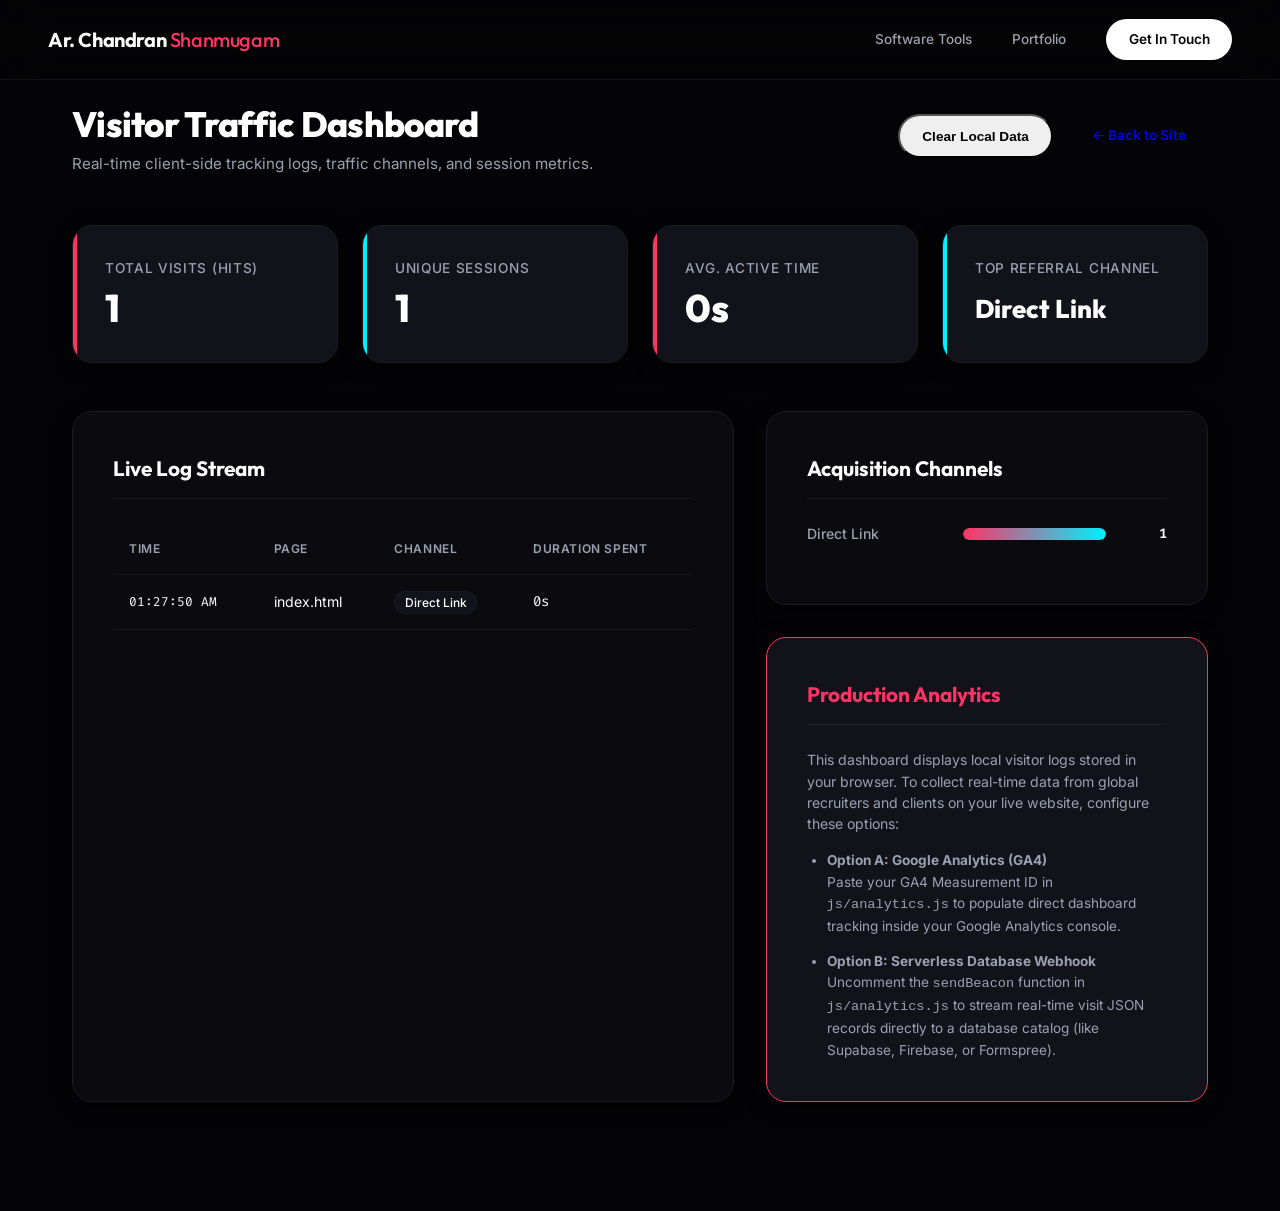
<file: analytics.html>
<!DOCTYPE html>
<html lang="en">
<head>
  <meta charset="UTF-8">
  <meta name="viewport" content="width=device-width, initial-scale=1.0">
  <title>Visitor Analytics Dashboard | Ar. Chandran Shanmugam</title>
  
  <link rel="preconnect" href="https://fonts.googleapis.com">
  <link rel="preconnect" href="https://fonts.gstatic.com" crossorigin>
  <link href="https://fonts.googleapis.com/css2?family=Outfit:wght@300;400;500;600;700;800&family=Inter:wght@300;400;500;600;700&family=Fira+Code:wght@400;500&display=swap" rel="stylesheet">
  
  <link rel="stylesheet" href="css/global.css">
  
  <style>
    :root {
      --analytics-accent: #00F0FF;
    }
    body {
      background: var(--bg);
      color: var(--text);
      padding: 6rem 2rem 4rem;
      max-width: 1200px;
      margin: 0 auto;
    }
    .db-header {
      display: flex;
      justify-content: space-between;
      align-items: center;
      margin-bottom: 3rem;
      flex-wrap: wrap;
      gap: 1.5rem;
    }
    .db-title h1 {
      font-family: var(--font-display);
      font-size: 2.2rem;
      font-weight: 800;
      letter-spacing: -0.02em;
    }
    .db-title p {
      color: var(--text-muted);
      font-size: 0.95rem;
    }
    .db-actions {
      display: flex;
      gap: 1rem;
    }
    .kpi-grid {
      display: grid;
      grid-template-columns: repeat(auto-fit, minmax(220px, 1fr));
      gap: 1.5rem;
      margin-bottom: 3rem;
    }
    .kpi-card {
      background: var(--surface-2);
      border: 1px solid var(--border);
      border-radius: var(--radius-lg);
      padding: 2rem;
      box-shadow: var(--shadow-sm);
      position: relative;
      overflow: hidden;
    }
    .kpi-card::after {
      content: '';
      position: absolute;
      top: 0; left: 0; width: 4px; height: 100%;
      background: var(--crimson);
    }
    .kpi-card.accent::after {
      background: var(--analytics-accent);
    }
    .kpi-label {
      color: var(--text-muted);
      font-size: 0.85rem;
      font-family: var(--font-ui);
      font-weight: 500;
      text-transform: uppercase;
      letter-spacing: 0.05em;
      margin-bottom: 0.5rem;
    }
    .kpi-val {
      font-family: var(--font-display);
      font-size: 2.4rem;
      font-weight: 800;
      line-height: 1.1;
      color: var(--text);
    }
    
    .db-layout {
      display: grid;
      grid-template-columns: 1.5fr 1fr;
      gap: 2rem;
      margin-bottom: 3rem;
    }
    @media (max-width: 900px) {
      .db-layout { grid-template-columns: 1fr; }
    }
    
    .card-block {
      background: var(--surface);
      border: 1px solid var(--border);
      border-radius: var(--radius-lg);
      padding: 2.5rem;
      box-shadow: var(--shadow-sm);
    }
    .card-block-title {
      font-family: var(--font-display);
      font-size: 1.3rem;
      font-weight: 700;
      margin-bottom: 1.5rem;
      border-bottom: 1px solid var(--border-dim);
      padding-bottom: 0.8rem;
      color: var(--text);
    }
    
    /* Referral Chart */
    .ref-row {
      display: flex;
      align-items: center;
      margin-bottom: 1.2rem;
      gap: 1rem;
    }
    .ref-label {
      width: 140px;
      font-size: 0.88rem;
      color: var(--text-muted);
      font-weight: 500;
      overflow: hidden;
      text-overflow: ellipsis;
      white-space: nowrap;
    }
    .ref-bar-bg {
      flex-grow: 1;
      height: 12px;
      background: var(--surface-2);
      border-radius: 6px;
      overflow: hidden;
      position: relative;
    }
    .ref-bar-fill {
      height: 100%;
      background: linear-gradient(90deg, var(--crimson) 0%, var(--analytics-accent) 100%);
      border-radius: 6px;
      width: 0%;
      transition: width 1s ease-out;
    }
    .ref-count {
      width: 45px;
      text-align: right;
      font-family: var(--font-mono);
      font-size: 0.85rem;
      color: var(--text);
      font-weight: 600;
    }

    /* Logs Table */
    .table-container {
      overflow-x: auto;
      margin-top: 1rem;
    }
    table {
      width: 100%;
      border-collapse: collapse;
      text-align: left;
    }
    th, td {
      padding: 1rem;
      border-bottom: 1px solid var(--border-dim);
      font-size: 0.88rem;
    }
    th {
      font-family: var(--font-ui);
      font-weight: 600;
      color: var(--text-muted);
      text-transform: uppercase;
      font-size: 0.75rem;
      letter-spacing: 0.05em;
    }
    td {
      color: var(--text);
    }
    td.mono {
      font-family: var(--font-mono);
    }
    .badge-source {
      background: var(--surface-2);
      border: 1px solid var(--border);
      padding: 0.2rem 0.6rem;
      border-radius: 12px;
      font-size: 0.75rem;
      font-weight: 500;
    }
    
    .empty-state {
      text-align: center;
      padding: 4rem 2rem;
      color: var(--text-muted);
      font-family: var(--font-ui);
    }
  </style>

  <script>
    // Inline theme detector to prevent theme flashes
    (function() {
      const hour = new Date().getHours();
      if (hour >= 6 && hour < 12) {
        document.documentElement.classList.add('theme-morning');
      } else if (hour >= 12 && hour < 18) {
        document.documentElement.classList.add('theme-afternoon');
      }
    })();
  </script>
</head>
<body>

  <!-- NAV -->
  <nav>
    <a href="index.html" class="nav-logo">Ar. Chandran <span>Shanmugam</span></a>
    <div class="nav-links">
      <a href="index.html#services">Software Tools</a>
      <a href="portfolio.html">Portfolio</a>
      <a href="index.html#contact" class="nav-cta">Get In Touch</a>
    </div>
  </nav>

  <!-- HEADER -->
  <div class="db-header">
    <div class="db-title">
      <h1>Visitor Traffic Dashboard</h1>
      <p>Real-time client-side tracking logs, traffic channels, and session metrics.</p>
    </div>
    <div class="db-actions">
      <button onclick="clearLogs()" class="btn-ghost" style="padding: 0.7rem 1.4rem; border-radius: 40px; font-size: 0.85rem; font-weight: 600; cursor: pointer;">Clear Local Data</button>
      <a href="index.html" class="btn-primary" style="padding: 0.7rem 1.4rem; border-radius: 40px; font-size: 0.85rem; font-weight: 600; text-decoration: none;">← Back to Site</a>
    </div>
  </div>

  <!-- KPI SUMMARY -->
  <div class="kpi-grid">
    <div class="kpi-card">
      <div class="kpi-label">Total Visits (Hits)</div>
      <div id="kpi-hits" class="kpi-val">0</div>
    </div>
    <div class="kpi-card accent">
      <div class="kpi-label">Unique Sessions</div>
      <div id="kpi-sessions" class="kpi-val">0</div>
    </div>
    <div class="kpi-card">
      <div class="kpi-label">Avg. Active Time</div>
      <div id="kpi-duration" class="kpi-val">0s</div>
    </div>
    <div class="kpi-card accent">
      <div class="kpi-label">Top Referral Channel</div>
      <div id="kpi-channel" class="kpi-val" style="font-size: 1.6rem; padding-top: 0.5rem; word-break: break-all;">Direct</div>
    </div>
  </div>

  <!-- DETAILS GRID -->
  <div class="db-layout">
    
    <!-- LEFT: RECENT VISITORS LOG -->
    <div class="card-block">
      <div class="card-block-title">Live Log Stream</div>
      <div class="table-container">
        <table id="logs-table">
          <thead>
            <tr>
              <th>Time</th>
              <th>Page</th>
              <th>Channel</th>
              <th>Duration Spent</th>
            </tr>
          </thead>
          <tbody id="logs-tbody">
            <!-- Populated via script -->
          </tbody>
        </table>
        <div id="empty-log-state" class="empty-state" style="display: none;">
          No visitor log data captured yet. Open the website pages in other tabs to simulate traffic logs!
        </div>
      </div>
    </div>

    <!-- RIGHT: CHANNELS & PROD HELP -->
    <div style="display: flex; flex-direction: column; gap: 2rem;">
      
      <!-- Referral Channels Chart -->
      <div class="card-block">
        <div class="card-block-title">Acquisition Channels</div>
        <div id="channels-container">
          <!-- Populated via script -->
        </div>
      </div>

      <!-- Cloud Integration Instructions -->
      <div class="card-block" style="background: var(--surface-2); border-color: var(--crimson);">
        <div class="card-block-title" style="color: var(--crimson);">Production Analytics</div>
        <p style="font-size: 0.88rem; line-height: 1.5; color: var(--text-muted); margin-bottom: 1rem;">
          This dashboard displays local visitor logs stored in your browser. 
          To collect real-time data from global recruiters and clients on your live website, configure these options:
        </p>
        <ul style="font-size: 0.85rem; line-height: 1.6; padding-left: 1.2rem; color: var(--text-muted); display: flex; flex-direction: column; gap: 0.8rem;">
          <li>
            <strong>Option A: Google Analytics (GA4)</strong><br>
            Paste your GA4 Measurement ID in <code>js/analytics.js</code> to populate direct dashboard tracking inside your Google Analytics console.
          </li>
          <li>
            <strong>Option B: Serverless Database Webhook</strong><br>
            Uncomment the <code>sendBeacon</code> function in <code>js/analytics.js</code> to stream real-time visit JSON records directly to a database catalog (like Supabase, Firebase, or Formspree).
          </li>
        </ul>
      </div>

    </div>

  </div>

  <script>
    const STORAGE_KEY = 'portfolio_analytics_logs';

    function loadDashboardData() {
      let logs = [];
      try {
        logs = JSON.parse(localStorage.getItem(STORAGE_KEY)) || [];
      } catch (e) {
        logs = [];
      }

      // Sort logs descending by lastActive time
      logs.sort((a, b) => new Date(b.lastActive) - new Date(a.lastActive));

      // Calculate stats
      const totalHits = logs.length;
      
      // Unique sessions
      const sessions = new Set(logs.map(l => l.sessionId));
      const uniqueSessions = sessions.size;

      // Avg. Time Spent
      // Group by session ID to get total time spent by session, then average
      const sessionTimes = {};
      logs.forEach(l => {
        if (!sessionTimes[l.sessionId]) {
          sessionTimes[l.sessionId] = 0;
        }
        sessionTimes[l.sessionId] += l.timeSpent || 0;
      });

      const totalTimes = Object.values(sessionTimes);
      const avgDuration = totalTimes.length > 0 
        ? Math.round(totalTimes.reduce((a, b) => a + b, 0) / totalTimes.length) 
        : 0;

      // Top Channel
      const channels = {};
      logs.forEach(l => {
        const src = l.source || 'Direct Link';
        channels[src] = (channels[src] || 0) + 1;
      });

      let topChannel = 'Direct Link';
      let maxChannelCount = 0;
      Object.keys(channels).forEach(ch => {
        if (channels[ch] > maxChannelCount) {
          maxChannelCount = channels[ch];
          topChannel = ch;
        }
      });

      // Update KPI HTML
      document.getElementById('kpi-hits').textContent = totalHits;
      document.getElementById('kpi-sessions').textContent = uniqueSessions;
      
      // Format Duration text
      let durText = avgDuration + 's';
      if (avgDuration >= 60) {
        const mins = Math.floor(avgDuration / 60);
        const secs = avgDuration % 60;
        durText = mins + 'm ' + secs + 's';
      }
      document.getElementById('kpi-duration').textContent = durText;
      document.getElementById('kpi-channel').textContent = topChannel;

      // Update Logs Table
      const tbody = document.getElementById('logs-tbody');
      tbody.innerHTML = '';
      
      if (logs.length === 0) {
        document.getElementById('logs-table').style.display = 'none';
        document.getElementById('empty-log-state').style.display = 'block';
      } else {
        document.getElementById('logs-table').style.display = '';
        document.getElementById('empty-log-state').style.display = 'none';
        
        logs.forEach(l => {
          const tr = document.createElement('tr');
          
          // Time
          const timeTd = document.createElement('td');
          timeTd.className = 'mono';
          timeTd.style.fontSize = '0.8rem';
          try {
            timeTd.textContent = new Date(l.lastActive).toLocaleTimeString([], { hour: '2-digit', minute: '2-digit', second: '2-digit' });
          } catch(e) {
            timeTd.textContent = l.lastActive;
          }
          
          // Page
          const pageTd = document.createElement('td');
          pageTd.textContent = l.pagePath === '' ? 'index.html' : l.pagePath;
          
          // Channel
          const sourceTd = document.createElement('td');
          const span = document.createElement('span');
          span.className = 'badge-source';
          span.textContent = l.source || 'Direct Link';
          sourceTd.appendChild(span);
          
          // Duration
          const durTd = document.createElement('td');
          durTd.className = 'mono';
          let itemSecs = l.timeSpent || 0;
          if (itemSecs >= 60) {
            durTd.textContent = Math.floor(itemSecs / 60) + 'm ' + (itemSecs % 60) + 's';
          } else {
            durTd.textContent = itemSecs + 's';
          }
          
          tr.appendChild(timeTd);
          tr.appendChild(pageTd);
          tr.appendChild(sourceTd);
          tr.appendChild(durTd);
          tbody.appendChild(tr);
        });
      }

      // Update Referral Channels Chart
      const chartContainer = document.getElementById('channels-container');
      chartContainer.innerHTML = '';

      const totalChannels = Object.values(channels).reduce((a, b) => a + b, 0);
      
      // Sort channels descending
      const sortedChannels = Object.keys(channels).sort((a, b) => channels[b] - channels[a]);

      if (sortedChannels.length === 0) {
        chartContainer.innerHTML = '<div style="color:var(--text-muted); font-size:0.88rem; text-align:center; padding: 2rem 0;">No traffic source data recorded.</div>';
      } else {
        sortedChannels.forEach(ch => {
          const count = channels[ch];
          const pct = totalChannels > 0 ? Math.round((count / totalChannels) * 100) : 0;
          
          const row = document.createElement('div');
          row.className = 'ref-row';
          
          const label = document.createElement('div');
          label.className = 'ref-label';
          label.textContent = ch;
          
          const barBg = document.createElement('div');
          barBg.className = 'ref-bar-bg';
          
          const barFill = document.createElement('div');
          barFill.className = 'ref-bar-fill';
          // Triggers transition animation
          setTimeout(() => {
            barFill.style.width = pct + '%';
          }, 50);
          
          barBg.appendChild(barFill);
          
          const countDiv = document.createElement('div');
          countDiv.className = 'ref-count';
          countDiv.textContent = count;
          
          row.appendChild(label);
          row.appendChild(barBg);
          row.appendChild(countDiv);
          chartContainer.appendChild(row);
        });
      }
    }

    function clearLogs() {
      if (confirm("Are you sure you want to clear your local visitor logs?")) {
        localStorage.removeItem(STORAGE_KEY);
        loadDashboardData();
      }
    }

    // Refresh every 5 seconds
    setInterval(loadDashboardData, 5000);
    
    // Initial load
    window.onload = loadDashboardData;
  </script>
</body>
</html>
</file>
<file: css/global.css>
@import url('https://fonts.googleapis.com/css2?family=Fira+Code:wght@400;500;600&family=Outfit:wght@300;400;500;600;700;800&family=Inter:wght@300;400;500;600;700&display=swap');

*, *::before, *::after { box-sizing: border-box; margin: 0; padding: 0; }

:root {
  --bg: #040406;
  --surface: #0A0A0F;
  --surface-2: #12121B;
  --text: #FFFFFF;
  --text-muted: #9BA1B0;
  --text-dim: #5E6370;
  --border: #1B1B25;
  --border-dim: rgba(255, 255, 255, 0.05);

  /* Neon tech accents */
  --crimson: #FF3366;
  --violet: #8F00FF;
  --gold: #FFB800;
  --green: #00FF88;
  --blue: #00F0FF;

  --nav-bg: rgba(4, 4, 6, 0.75);
  --nav-bg-scrolled: rgba(4, 4, 6, 0.92);
  --visual-bg: rgba(4, 4, 6, 0.4);

  --font-display: 'Outfit', -apple-system, BlinkMacSystemFont, 'Segoe UI', Roboto, sans-serif;
  --font-ui: 'Inter', -apple-system, BlinkMacSystemFont, 'Segoe UI', Roboto, sans-serif;
  --font-mono: 'Fira Code', monospace;
  
  --radius-lg: 20px;
  --radius-md: 12px;
  --radius-sm: 6px;
  
  --shadow-sm: 0 4px 20px rgba(0,0,0,0.6);
  --shadow-lg: 0 20px 80px rgba(0,0,0,0.8);
  --glow-crimson: 0 0 15px rgba(255, 51, 102, 0.35);
  --glow-violet: 0 0 15px rgba(143, 0, 255, 0.35);
}

/* Theme Overrides */
:root.theme-morning {
  --bg: #FFFFFF;
  --surface: #F8F9FA;
  --surface-2: #E9ECEF;
  --text: #1A1A1A;
  --text-muted: #4A4A4A;
  --text-dim: #7A7A7A;
  --border: #E2E8F0;
  --border-dim: rgba(0, 0, 0, 0.08);
  --nav-bg: rgba(255, 255, 255, 0.75);
  --nav-bg-scrolled: rgba(255, 255, 255, 0.92);
  --visual-bg: rgba(0, 0, 0, 0.03);
  --gold: #A06D1C;
  --green: #15803D;
  --blue: #1D4ED8;
  --shadow-sm: 0 4px 20px rgba(0,0,0,0.06);
  --shadow-lg: 0 20px 80px rgba(0,0,0,0.1);
}

:root.theme-afternoon {
  --bg: #F0F2F5;
  --surface: #E4E6EB;
  --surface-2: #D8DADF;
  --text: #1A1A1A;
  --text-muted: #4A4A4A;
  --text-dim: #7A7A7A;
  --border: #CCD0D5;
  --border-dim: rgba(0, 0, 0, 0.08);
  --nav-bg: rgba(240, 242, 245, 0.75);
  --nav-bg-scrolled: rgba(240, 242, 245, 0.92);
  --visual-bg: rgba(0, 0, 0, 0.03);
  --gold: #A06D1C;
  --green: #15803D;
  --blue: #1D4ED8;
  --shadow-sm: 0 4px 20px rgba(0,0,0,0.06);
  --shadow-lg: 0 20px 80px rgba(0,0,0,0.1);
}

html { 
  scroll-behavior: smooth; 
  background: var(--bg);
}

body {
  background: var(--bg);
  color: var(--text);
  font-family: var(--font-ui);
  font-size: 16px;
  line-height: 1.6;
  overflow-x: hidden;
  -webkit-font-smoothing: antialiased;
  -moz-osx-font-smoothing: grayscale;
}

/* CUSTOM SCROLLBAR */
::-webkit-scrollbar {
  width: 8px;
}
::-webkit-scrollbar-track {
  background: var(--bg);
}
::-webkit-scrollbar-thumb {
  background: var(--surface-2);
  border-radius: 4px;
}
::-webkit-scrollbar-thumb:hover {
  background: var(--crimson);
}

nav {
  position: fixed; top: 0; left: 0; right: 0;
  z-index: 100;
  padding: 1.2rem 3rem;
  display: flex; align-items: center; justify-content: space-between;
  background: var(--nav-bg);
  backdrop-filter: blur(25px);
  -webkit-backdrop-filter: blur(25px);
  border-bottom: 1px solid var(--border-dim);
  transition: padding 0.3s, background 0.3s;
}
nav.scrolled {
  background: var(--nav-bg-scrolled);
  padding: 0.9rem 3rem;
  box-shadow: var(--shadow-sm);
}

.nav-logo {
  font-family: var(--font-display);
  font-size: 1.25rem;
  font-weight: 700;
  letter-spacing: -0.02em;
  color: var(--text);
  text-decoration: none;
}
.nav-logo span { color: var(--crimson); font-weight: 500; }
.nav-links { display: flex; gap: 2.5rem; align-items: center; }
.nav-links a {
  font-family: var(--font-ui);
  font-size: 0.85rem;
  font-weight: 500;
  color: var(--text-muted);
  text-decoration: none;
  transition: color 0.3s;
}
.nav-links a:hover, .nav-links a.active { color: var(--text); }
.nav-cta {
  font-size: 0.85rem !important;
  font-weight: 600 !important;
  color: var(--bg) !important;
  background: var(--text);
  border-radius: 40px;
  padding: 0.6rem 1.4rem;
  transition: transform 0.2s, box-shadow 0.2s, background 0.2s, color 0.2s !important;
}
.nav-cta:hover { 
  transform: translateY(-2px); 
  box-shadow: 0 4px 15px rgba(255, 51, 102, 0.3); 
  background: var(--crimson) !important;
  color: #ffffff !important;
}
.nav-back {
  font-size: 0.85rem;
  font-weight: 500;
  color: var(--text);
  text-decoration: none;
  border: 1px solid var(--border);
  border-radius: 40px;
  padding: 0.6rem 1.4rem;
  transition: background 0.2s, border-color 0.2s;
}
.nav-back:hover { 
  background: var(--surface-2); 
  border-color: var(--text-muted);
}

/* FOOTER */
footer {
  background: var(--surface);
  padding: 5rem 3rem;
  border-top: 1px solid var(--border-dim);
  display: flex; align-items: center; justify-content: space-between;
}
.footer-brand {
  font-family: var(--font-display);
  font-size: 1.15rem;
  font-weight: 700;
  color: var(--text);
}
.footer-brand span { color: var(--crimson); font-weight: 500; }
.footer-copy {
  font-size: 0.8rem;
  color: var(--text-dim);
}
.footer-links { display: flex; gap: 2rem; }
.footer-links a {
  font-size: 0.85rem;
  color: var(--text-muted);
  text-decoration: none;
  transition: color 0.2s;
}
.footer-links a:hover { color: var(--crimson); }

/* SCROLL REVEAL */
.reveal {
  opacity: 0;
  transform: translateY(30px);
  transition: opacity 0.8s cubic-bezier(0.16, 1, 0.3, 1), transform 0.8s cubic-bezier(0.16, 1, 0.3, 1);
}
.reveal.visible { opacity: 1; transform: translateY(0); }

/* VIBRANT HIGHLIGHT */
.hl {
  color: var(--crimson);
  font-weight: 600;
}

/* RESPONSIVE */
@media (max-width: 900px) {
  nav { padding: 1rem 1.5rem; }
  .nav-links { gap: 1.5rem; }
  footer { flex-direction: column; gap: 2rem; text-align: center; }
}
@media (max-width: 600px) {
  .nav-links { display: none; }
}

html, body {
  overflow-x: hidden;
  max-width: 100vw;
}

img {
  image-rendering: -webkit-optimize-contrast;
  image-rendering: crisp-edges;
  object-fit: cover;
}

@media (max-width: 768px) {
  section {
    padding-left: 20px !important;
    padding-right: 20px !important;
  }
}
</file>
<file: css/home.css>
/* HERO SECTION */
#hero {
  min-height: 100vh;
  display: flex;
  flex-direction: column;
  justify-content: center;
  align-items: center;
  text-align: center;
  padding: 10rem 2rem 4rem;
  position: relative;
  overflow: hidden;
  background: radial-gradient(circle at 50% 30%, rgba(143, 0, 255, 0.08) 0%, transparent 70%);
}
.hero-content {
  position: relative;
  z-index: 2;
  max-width: 950px;
}
.hero-title {
  font-family: var(--font-display);
  font-size: clamp(3.2rem, 8vw, 5.8rem);
  font-weight: 800;
  letter-spacing: -0.04em;
  line-height: 1.05;
  color: var(--text);
  margin-bottom: 1.5rem;
}
.hero-sub {
  font-size: clamp(1rem, 2vw, 1.25rem);
  color: var(--text-muted);
  max-width: 700px;
  margin: 0 auto 3.5rem;
  line-height: 1.6;
  font-weight: 400;
}
.hero-actions {
  display: flex;
  gap: 1.2rem;
  justify-content: center;
}
.btn-primary {
  display: inline-block;
  text-align: center;
  background: var(--crimson);
  color: #ffffff;
  text-decoration: none;
  padding: 1.1rem 2.4rem;
  border-radius: 40px;
  font-weight: 600;
  font-size: 0.95rem;
  transition: transform 0.2s, box-shadow 0.2s, background 0.2s;
  box-shadow: 0 4px 15px rgba(255, 51, 102, 0.25);
}
.btn-primary:hover {
  transform: translateY(-2px);
  background: #ff4d7a;
  box-shadow: 0 8px 25px rgba(255, 51, 102, 0.45);
}
.btn-secondary {
  display: inline-block;
  text-align: center;
  background: var(--surface-2);
  color: var(--text);
  text-decoration: none;
  padding: 1.1rem 2.4rem;
  border-radius: 40px;
  font-weight: 600;
  font-size: 0.95rem;
  border: 1px solid var(--border);
  transition: background 0.2s, border-color 0.2s, transform 0.2s;
}
.btn-secondary:hover {
  transform: translateY(-2px);
  background: var(--surface);
  border-color: var(--text-muted);
}

.hero-bg {
  position: absolute;
  top: 0; left: 0; right: 0; bottom: 0;
  background-image: radial-gradient(circle at 50% 10%, rgba(255,51,102,0.03) 0%, transparent 60%);
  pointer-events: none;
}

/* CREDIBILITY STRIP */
.cred-strip {
  display: flex;
  justify-content: center;
  align-items: center;
  flex-wrap: wrap;
  gap: 2.5rem;
  padding: 3rem 2rem;
  background: var(--surface);
  border-top: 1px solid var(--border);
  border-bottom: 1px solid var(--border);
}
.cred-item {
  display: flex;
  align-items: center;
  gap: 0.75rem;
  color: var(--text-muted);
  font-size: 0.9rem;
  font-weight: 500;
  font-family: var(--font-ui);
}
.cred-icon {
  font-size: 1.1rem;
  color: var(--crimson);
  text-shadow: 0 0 10px rgba(255, 51, 102, 0.5);
}

/* SECTION BASICS */
section {
  padding: 8rem 2rem;
}
.section-header {
  text-align: center;
  margin-bottom: 5rem;
}
.section-title {
  font-family: var(--font-display);
  font-size: clamp(2.4rem, 5vw, 3.8rem);
  font-weight: 800;
  letter-spacing: -0.03em;
  color: var(--text);
  margin-bottom: 1rem;
}
.section-sub {
  font-size: 1.1rem;
  color: var(--text-muted);
  max-width: 600px;
  margin: 0 auto;
}

/* SERVICES BENTO */
.bento-grid {
  display: grid;
  grid-template-columns: repeat(auto-fit, minmax(320px, 1fr));
  gap: 1.5rem;
  max-width: 1200px;
  margin: 0 auto;
}
.bento-card {
  background: var(--surface);
  border: 1px solid var(--border);
  border-radius: var(--radius-lg);
  padding: 3rem;
  display: flex;
  flex-direction: column;
  transition: transform 0.3s cubic-bezier(0.16, 1, 0.3, 1), border-color 0.3s, box-shadow 0.3s;
}
.bento-card:hover {
  transform: translateY(-5px);
  border-color: var(--violet);
  box-shadow: 0 10px 30px rgba(143, 0, 255, 0.15);
}
.bento-icon {
  font-size: 2rem;
  margin-bottom: 1.5rem;
  color: var(--crimson);
  text-shadow: 0 0 15px rgba(255, 51, 102, 0.3);
}
.bento-title {
  font-family: var(--font-display);
  font-size: 1.4rem;
  font-weight: 700;
  margin-bottom: 0.8rem;
  letter-spacing: -0.01em;
}
.bento-desc {
  color: var(--text-muted);
  font-size: 0.95rem;
  line-height: 1.6;
}

/* SHOWCASE PROJECTS */
.project-gallery {
  display: grid;
  grid-template-columns: repeat(2, 1fr);
  gap: 2rem;
  max-width: 1200px;
  margin: 0 auto;
}
.project-card {
  position: relative;
  border-radius: var(--radius-lg);
  border: 1px solid var(--border);
  overflow: hidden;
  aspect-ratio: 4/3;
  background: var(--surface);
  cursor: pointer;
}
.project-card:first-child {
  grid-column: 1 / -1;
  aspect-ratio: 21/9;
}
.project-img {
  width: 100%;
  height: 100%;
  object-fit: cover;
  opacity: 0.75;
  transition: transform 0.6s cubic-bezier(0.16, 1, 0.3, 1), opacity 0.6s;
}
.project-card:hover .project-img {
  transform: scale(1.03);
  opacity: 0.9;
}
.project-overlay {
  position: absolute;
  bottom: 0; left: 0; right: 0;
  padding: 3rem 2rem 2rem;
  background: linear-gradient(to top, rgba(4,4,6,0.9), rgba(4,4,6,0.3) 60%, transparent);
  color: #fff;
  display: flex;
  flex-direction: column;
  pointer-events: none;
}
.project-overlay .p-cat {
  font-size: 0.75rem;
  font-family: var(--font-mono);
  color: var(--crimson);
  text-transform: uppercase;
  letter-spacing: 0.1em;
  font-weight: 600;
  margin-bottom: 0.4rem;
}
.project-overlay .p-name {
  font-family: var(--font-display);
  font-size: 1.6rem;
  font-weight: 700;
  letter-spacing: -0.01em;
}

/* SPLIT LAYOUT (Why Choose Me & About) */
.split-layout {
  display: grid;
  grid-template-columns: 1fr 1fr;
  gap: 6rem;
  max-width: 1200px;
  margin: 0 auto;
  align-items: center;
}
.split-text h2 {
  font-family: var(--font-display);
  font-size: clamp(2rem, 4vw, 3rem);
  font-weight: 800;
  letter-spacing: -0.03em;
  margin-bottom: 1.5rem;
  line-height: 1.15;
}
.split-text p {
  font-size: 1.05rem;
  color: var(--text-muted);
  margin-bottom: 1.5rem;
  line-height: 1.6;
}
.features-list {
  display: flex;
  flex-direction: column;
  gap: 1.5rem;
}
.feature-item {
  display: flex;
  align-items: center;
  gap: 1.2rem;
  font-size: 1.05rem;
  color: var(--text-muted);
  font-weight: 500;
}
.feature-icon {
  width: 44px; height: 44px;
  background: var(--surface-2);
  border: 1px solid var(--border);
  border-radius: 50%;
  display: flex; align-items: center; justify-content: center;
  color: var(--crimson);
  flex-shrink: 0;
  box-shadow: 0 0 10px rgba(255, 51, 102, 0.1);
}
.about-img {
  width: 100%;
  aspect-ratio: 4/5;
  object-fit: cover;
  border-radius: var(--radius-lg);
  border: 1px solid var(--border);
  filter: grayscale(10%) contrast(105%);
}

/* TESTIMONIALS */
.test-grid {
  display: grid;
  grid-template-columns: repeat(auto-fit, minmax(300px, 1fr));
  gap: 2rem;
  max-width: 1000px;
  margin: 0 auto;
}
.test-card {
  background: var(--surface);
  border: 1px solid var(--border);
  border-radius: var(--radius-lg);
  padding: 3rem;
  box-shadow: var(--shadow-sm);
  transition: border-color 0.3s;
}
.test-card:hover {
  border-color: var(--crimson);
}
.stars {
  color: var(--gold);
  font-size: 1.1rem;
  margin-bottom: 1.2rem;
}
.test-text {
  font-size: 1rem;
  color: var(--text-muted);
  margin-bottom: 2rem;
  line-height: 1.65;
}
.test-author {
  font-family: var(--font-display);
  font-size: 0.95rem;
  font-weight: 700;
  color: var(--text);
}

/* CTA SECTION */
.cta-section {
  text-align: center;
  padding: 10rem 2rem;
  background: var(--surface);
  border-top: 1px solid var(--border);
  border-bottom: 1px solid var(--border);
}
.cta-title {
  font-family: var(--font-display);
  font-size: clamp(2.5rem, 5vw, 4.5rem);
  font-weight: 800;
  letter-spacing: -0.04em;
  margin-bottom: 3rem;
  line-height: 1.1;
}

/* RESPONSIVE */
@media (max-width: 900px) {
  .project-gallery { grid-template-columns: 1fr; gap: 1.5rem; }
  .project-card:first-child { aspect-ratio: 4/3; }
  .split-layout { grid-template-columns: 1fr; gap: 4rem; }
  section { padding: 6rem 2rem; }
}

#bg-canvas {
  position: absolute;
  top: 0;
  left: 0;
  width: 100%;
  height: 100%;
  z-index: 0;
  pointer-events: none;
  opacity: 0.4;
}

/* LINKEDIN DYNAMIC FEED & BADGE STYLES */
.demo-feed-grid {
  display: grid;
  grid-template-columns: repeat(auto-fit, minmax(320px, 1fr));
  gap: 2rem;
  margin-top: 3rem;
}
.demo-card {
  background: var(--surface-2);
  border: 1px solid var(--border);
  border-radius: var(--radius-lg);
  padding: 1.8rem;
  transition: transform 0.3s, border-color 0.3s, box-shadow 0.3s;
  display: flex;
  flex-direction: column;
  height: 100%;
}
.demo-card:hover {
  transform: translateY(-5px);
  border-color: var(--crimson);
  box-shadow: 0 10px 30px rgba(255, 51, 102, 0.1);
}
.demo-video-wrapper {
  position: relative;
  width: 100%;
  padding-bottom: 56.25%; /* 16:9 Aspect Ratio */
  height: 0;
  background: #08080c;
  border-radius: var(--radius-md);
  overflow: hidden;
  margin-bottom: 1.2rem;
  border: 1px solid var(--border-dim);
}
.demo-video-wrapper iframe {
  position: absolute;
  top: 0;
  left: 0;
  width: 100%;
  height: 100%;
  border: none;
  z-index: 5;
}
.demo-card-title {
  font-family: var(--font-display);
  font-size: 1.2rem;
  font-weight: 700;
  color: var(--text);
  margin-bottom: 0.5rem;
}
.demo-card-desc {
  font-size: 0.88rem;
  color: var(--text-muted);
  line-height: 1.5;
  margin-bottom: 1.5rem;
  flex-grow: 1;
}
.demo-card-link {
  font-family: var(--font-mono);
  font-size: 0.75rem;
  color: var(--crimson);
  text-decoration: none;
  font-weight: 600;
  display: inline-flex;
  align-items: center;
  gap: 0.3rem;
  transition: color 0.2s;
  margin-top: auto;
}
.demo-card-link:hover {
  color: #ff4d7a;
}
.demo-card-placeholder {
  grid-column: 1 / -1;
  text-align: center;
  padding: 4rem 2rem;
  background: var(--surface-2);
  border: 1px dashed var(--border);
  border-radius: var(--radius-lg);
  color: var(--text-muted);
  font-family: var(--font-mono);
  font-size: 0.9rem;
}
.video-fallback-btn {
  position: absolute;
  top: 0;
  left: 0;
  width: 100%;
  height: 100%;
  display: flex;
  flex-direction: column;
  align-items: center;
  justify-content: center;
  color: var(--text-muted);
  text-decoration: none;
  background: radial-gradient(circle at center, rgba(255, 51, 102, 0.05) 0%, transparent 80%);
  transition: background 0.3s, color 0.3s;
}
.video-fallback-btn:hover {
  background: radial-gradient(circle at center, rgba(255, 51, 102, 0.15) 0%, transparent 80%);
  color: var(--text);
}
.video-play-icon {
  font-size: 2.2rem;
  color: var(--crimson);
  margin-bottom: 0.5rem;
  transition: transform 0.2s;
}
.video-fallback-btn:hover .video-play-icon {
  transform: scale(1.15);
}

/* Custom Overrides for LinkedIn Badge to look native on Dark Theme */
.linkedin-badge-wrapper {
  transition: transform 0.3s, border-color 0.3s, box-shadow 0.3s;
}
.linkedin-badge-wrapper:hover {
  transform: translateY(-5px);
  border-color: var(--violet);
  box-shadow: 0 10px 30px rgba(143, 0, 255, 0.1);
}

/* CS Revit Labs Feature Card on Home Page */
.labs-feature-box {
  background: var(--surface-2);
  border: 1px solid var(--border);
  border-radius: var(--radius-lg);
  padding: 3rem;
  margin-top: 3rem;
  display: grid;
  grid-template-columns: 1.5fr 1fr;
  gap: 3rem;
  align-items: center;
  position: relative;
  overflow: hidden;
  box-shadow: var(--shadow-sm);
}
.labs-feature-visual {
  background: var(--visual-bg);
  border: 1px solid var(--border-dim);
  border-radius: var(--radius-md);
  padding: 2.2rem;
  position: relative;
  overflow: hidden;
  height: 100%;
  min-height: 250px;
  display: flex;
  flex-direction: column;
  justify-content: center;
}
.labs-feature-visual::before {
  content: '';
  position: absolute;
  inset: 0;
  background-image: linear-gradient(var(--border-dim) 1px,transparent 1px), linear-gradient(90deg, var(--border-dim) 1px,transparent 1px);
  background-size: 15px 15px;
  opacity: 0.2;
  pointer-events: none;
}
@media (max-width: 900px) {
  .labs-feature-box {
    grid-template-columns: 1fr;
    gap: 2rem;
    padding: 2rem 1.5rem;
  }
  .labs-feature-visual {
    min-height: auto;
    padding: 1.5rem;
  }
}
</file>
